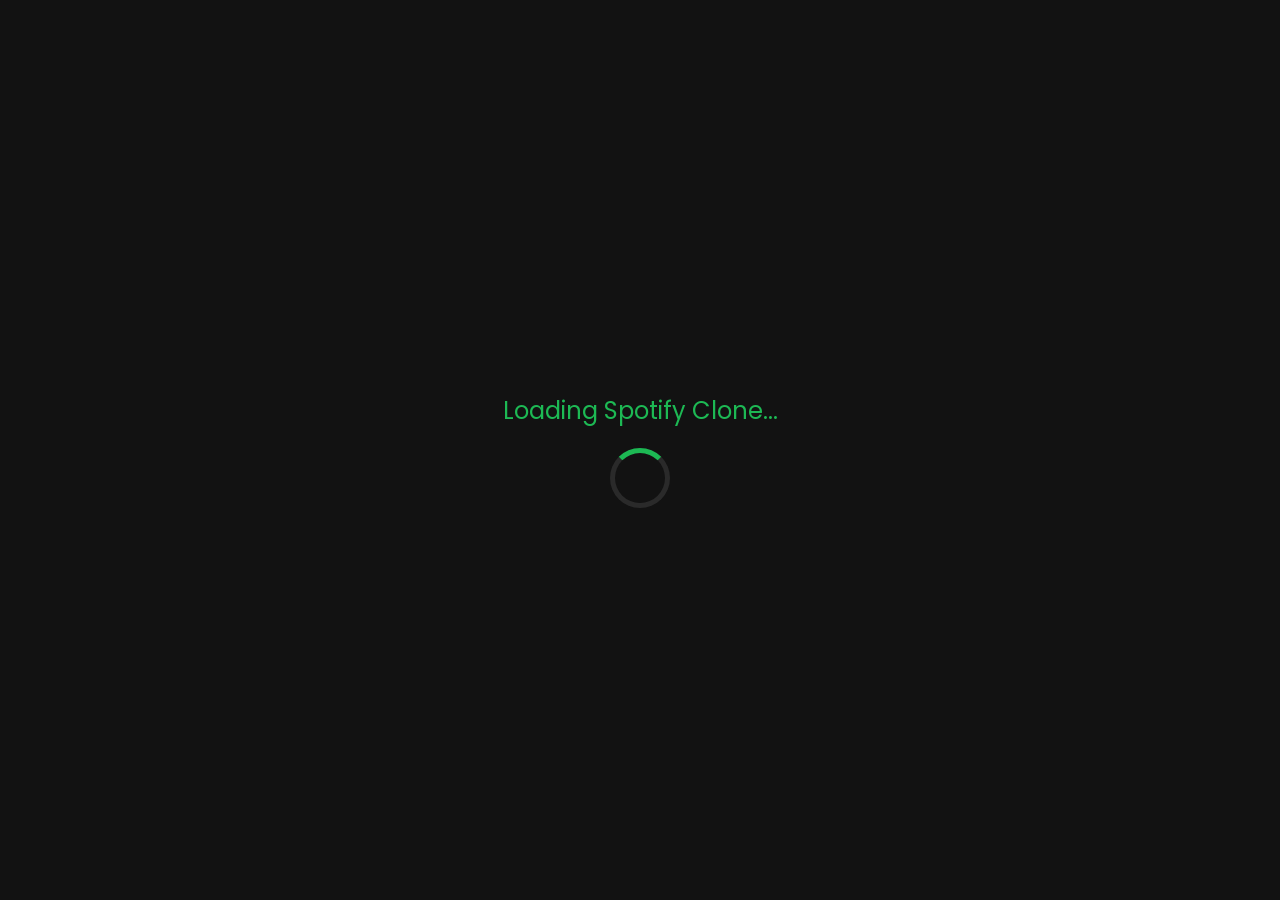
<file: index.html>
<!DOCTYPE html>
<html lang="en">
<head>
  <meta charset="UTF-8">
  <meta name="viewport" content="width=device-width, initial-scale=1.0">
  <title>Spotify Clone</title>
  <link rel="icon" href="assets/images/favicon.ico" type="image/x-icon">
  <link href="https://fonts.googleapis.com/css2?family=Poppins:wght@300;400;500;600;700&display=swap" rel="stylesheet">
  <style>
    :root {
      --spotify-green: #1DB954;
      --spotify-black: #121212;
    }
    
    body {
      font-family: 'Poppins', sans-serif;
      background: var(--spotify-black);
      color: white;
      display: flex;
      justify-content: center;
      align-items: center;
      height: 100vh;
      margin: 0;
      overflow: hidden;
    }
    
    .loader-container {
      text-align: center;
      opacity: 0;
      animation: fadeIn 1s ease forwards;
    }
    
    @keyframes fadeIn {
      from { opacity: 0; }
      to { opacity: 1; }
    }
    
    .loader-text {
      font-size: 1.5rem;
      margin-bottom: 20px;
      color: var(--spotify-green);
    }
    
    .loader {
      width: 50px;
      height: 50px;
      border: 5px solid rgba(255, 255, 255, 0.1);
      border-radius: 50%;
      border-top-color: var(--spotify-green);
      margin: 0 auto;
      animation: spin 1s linear infinite;
    }
    
    @keyframes spin {
      0% { transform: rotate(0deg); }
      100% { transform: rotate(360deg); }
    }
  </style>
</head>
<body>
  <div class="loader-container">
    <div class="loader-text">Loading Spotify Clone...</div>
    <div class="loader"></div>
  </div>

  <script>
    // Redirect after 1 second with fade effect
    setTimeout(() => {
      document.querySelector('.loader-container').style.opacity = 0;
      setTimeout(() => {
        window.location.href = "get_started.html";
      }, 300);
    }, 1000);
  </script>
</body>
</html>
</file>
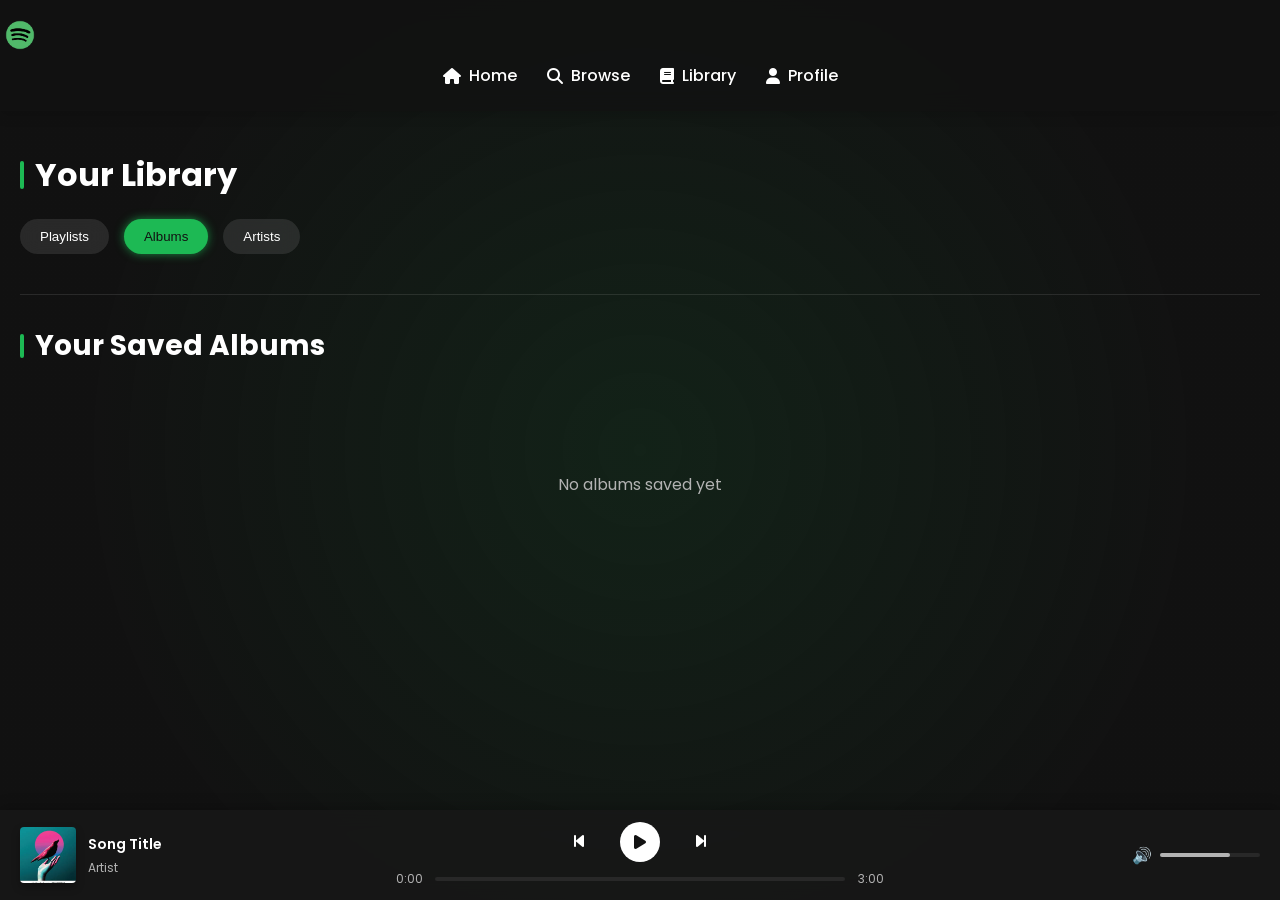
<file: albums.html>
<!DOCTYPE html>
<html lang="en">
<head>
  <meta charset="UTF-8">
  <meta name="viewport" content="width=device-width, initial-scale=1.0">
  <title>Your Saved Albums - Spotify Clone</title>
  <link rel="stylesheet" href="assets/styles/style.css">
  <link rel="stylesheet" href="assets/styles/library.css">
  <link rel="stylesheet" href="assets/styles/responsive.css">
  <link href="https://fonts.googleapis.com/css2?family=Poppins:wght@300;400;500;600;700&display=swap" rel="stylesheet">
  <link rel="stylesheet" href="https://cdnjs.cloudflare.com/ajax/libs/font-awesome/6.4.0/css/all.min.css">
  <link rel="icon" href="assets/images/favicon.ico" type="image/x-icon">
</head>
<body class="page-transition">
  <header>
    <div class="logo">
      <img src="assets/images/spotify_logo1.png" alt="Spotify Logo">
    </div>
    <nav>
      <a href="home.html"><i class="fas fa-home"></i> Home</a>
      <a href="browse.html"><i class="fas fa-search"></i> Browse</a>
      <a href="library.html" class="active"><i class="fas fa-book"></i> Library</a>
      <a href="profile.html"><i class="fas fa-user"></i> Profile</a>
    </nav>
  </header>

  <main>
    <section class="library-header">
      <h1>Your Library</h1>
      <div class="library-filters">
        <button class="filter-btn" onclick="window.location.href='library.html'">Playlists</button>
        <button class="filter-btn active">Albums</button>
        <button class="filter-btn" onclick="window.location.href='artists.html'">Artists</button>
      </div>
    </section>

    <section class="library-content">
      <h2 class="section-header">Your Saved Albums</h2>
      <div id="albumsContainer" class="card-grid">
        <!-- Saved albums will be loaded here -->
      </div>
    </section>
  </main>

  <div id="musicPlayerContainer"></div>

  <script src="scripts/app.js"></script>
  <script src="scripts/albums.js"></script>
  <script src="scripts/musicPlayer.js"></script>
</body>
</html>
</file>
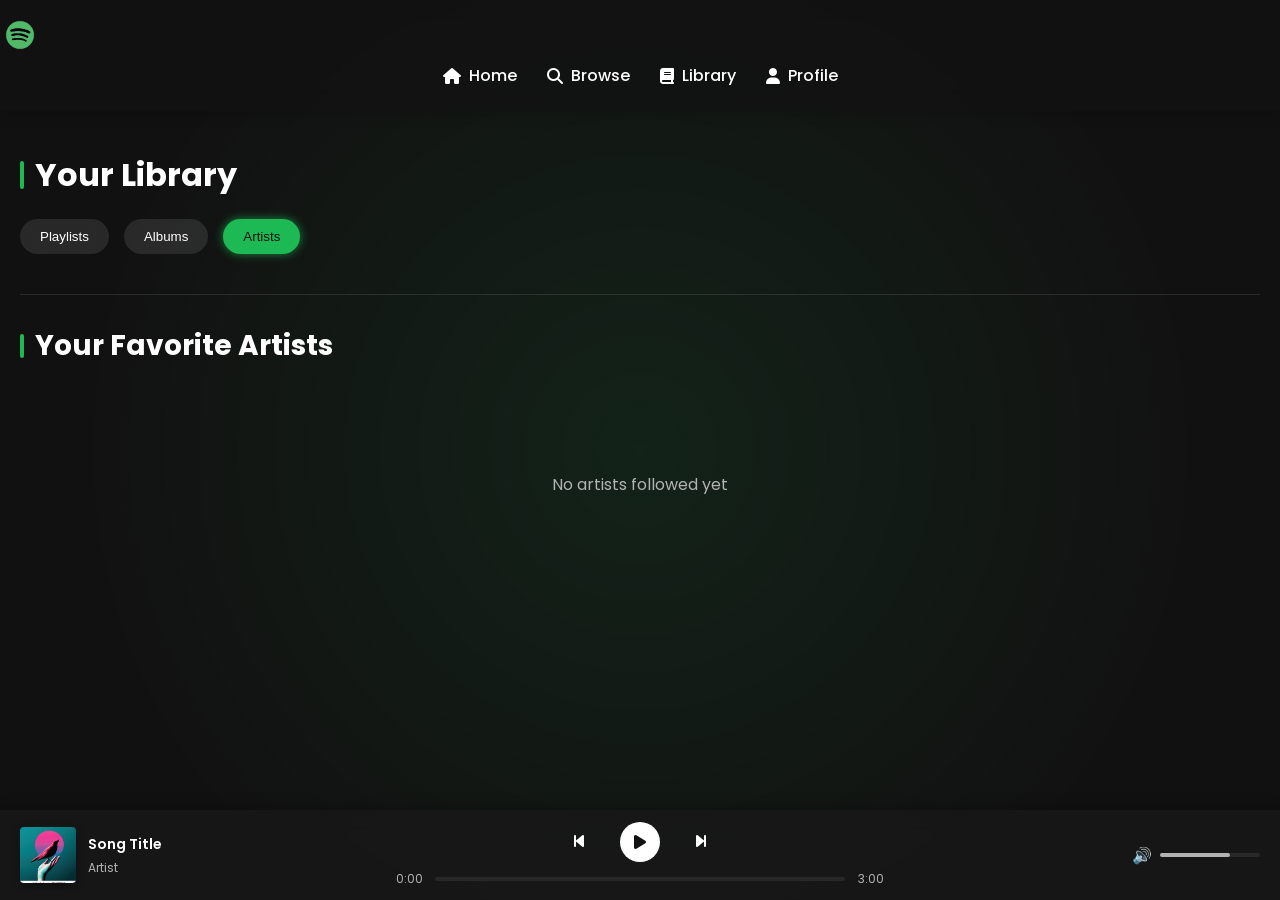
<file: artists.html>
<!DOCTYPE html>
<html lang="en">
<head>
  <meta charset="UTF-8">
  <meta name="viewport" content="width=device-width, initial-scale=1.0">
  <title>Your Favorite Artists - Spotify Clone</title>
  <link rel="stylesheet" href="assets/styles/style.css">
  <link rel="stylesheet" href="assets/styles/library.css">
  <link rel="stylesheet" href="assets/styles/responsive.css">
  <link href="https://fonts.googleapis.com/css2?family=Poppins:wght@300;400;500;600;700&display=swap" rel="stylesheet">
  <link rel="stylesheet" href="https://cdnjs.cloudflare.com/ajax/libs/font-awesome/6.4.0/css/all.min.css">
  <link rel="icon" href="assets/images/favicon.ico" type="image/x-icon">
</head>
<body class="page-transition">
  <header>
    <div class="logo">
      <img src="assets/images/spotify_logo1.png" alt="Spotify Logo">
    </div>
    <nav>
      <a href="home.html"><i class="fas fa-home"></i> Home</a>
      <a href="browse.html"><i class="fas fa-search"></i> Browse</a>
      <a href="library.html" class="active"><i class="fas fa-book"></i> Library</a>
      <a href="profile.html"><i class="fas fa-user"></i> Profile</a>
    </nav>
  </header>

  <main>
    <section class="library-header">
      <h1>Your Library</h1>
      <div class="library-filters">
        <button class="filter-btn" onclick="window.location.href='library.html'">Playlists</button>
        <button class="filter-btn" onclick="window.location.href='albums.html'">Albums</button>
        <button class="filter-btn active">Artists</button>
      </div>
    </section>

    <section class="library-content">
      <h2 class="section-header">Your Favorite Artists</h2>
      <div id="artistsContainer" class="card-grid">
        <!-- Followed artists will be loaded here -->
      </div>
    </section>
  </main>

  <div id="musicPlayerContainer"></div>

  <script src="scripts/app.js"></script>
  <script src="scripts/artists.js"></script>
  <script src="scripts/musicPlayer.js"></script>
</body>
</html>
</file>
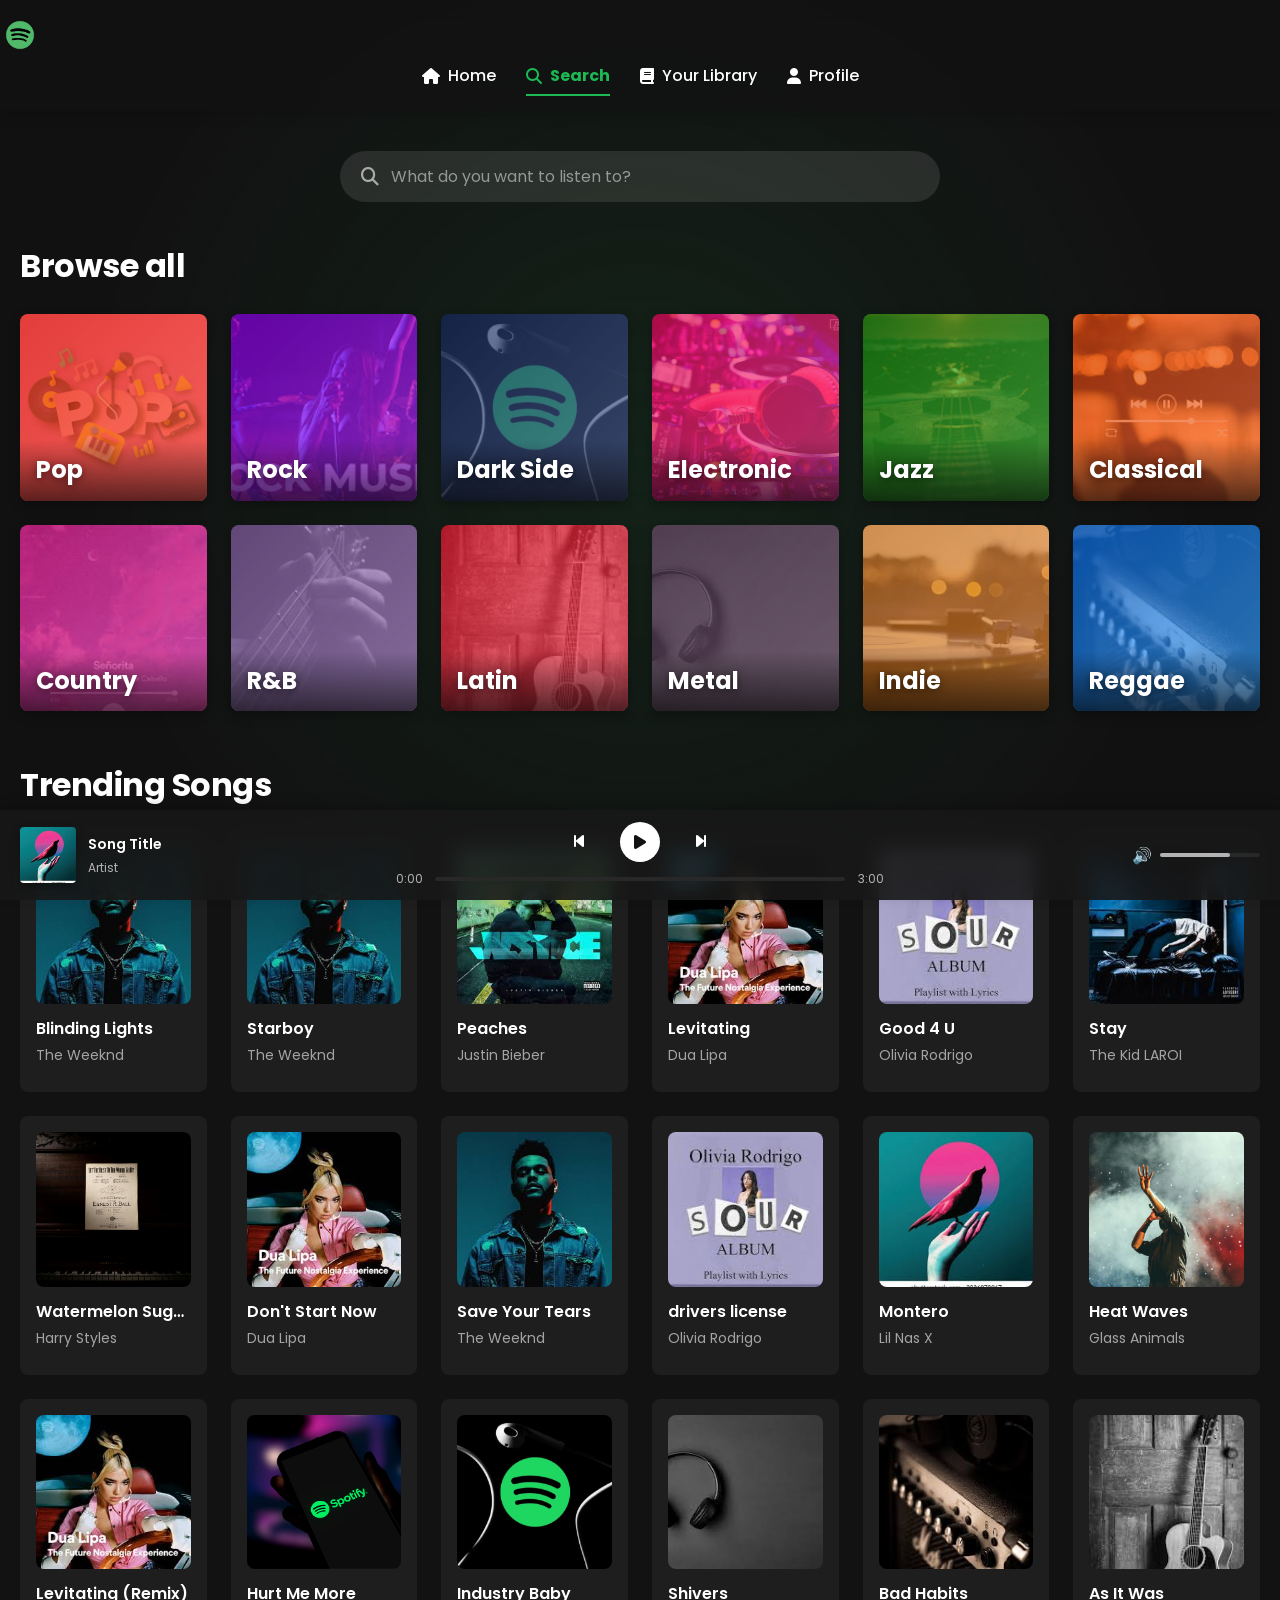
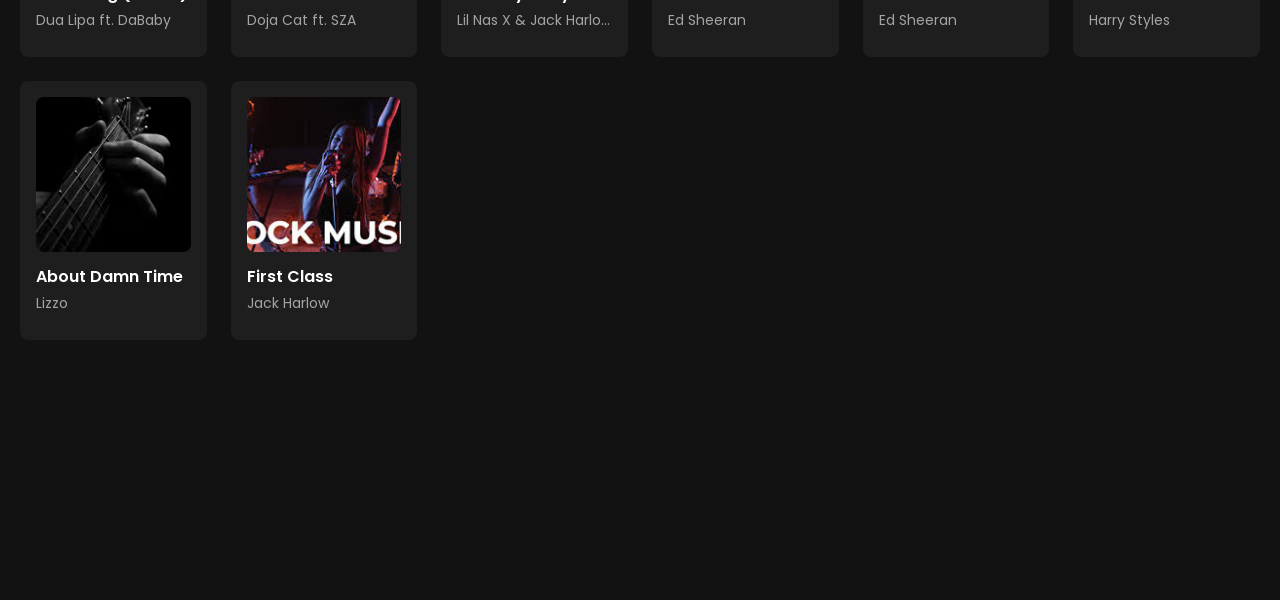
<file: browse.html>
<!DOCTYPE html>
<html lang="en">
<head>
  <meta charset="UTF-8">
  <meta name="viewport" content="width=device-width, initial-scale=1.0">
  <title>Search - Spotify Clone</title>
  <link rel="stylesheet" href="assets/styles/style.css">
  <link rel="stylesheet" href="assets/styles/browse.css">
  <link rel="stylesheet" href="assets/styles/responsive.css">
  <link href="https://fonts.googleapis.com/css2?family=Poppins:wght@300;400;500;600;700&display=swap" rel="stylesheet">
  <link rel="stylesheet" href="https://cdnjs.cloudflare.com/ajax/libs/font-awesome/6.4.0/css/all.min.css">
  <link rel="icon" href="assets/images/spotify_logo1.png" type="image/png">
</head>
<body class="page-transition">
  <header>
    <div class="logo">
      <img src="assets/images/spotify_logo1.png" alt="Spotify Logo">
    </div>
    <nav>
      <a href="home.html"><i class="fas fa-home"></i> Home</a>
      <a href="browse.html" class="active"><i class="fas fa-search"></i> Search</a>
      <a href="library.html"><i class="fas fa-book"></i> Your Library</a>
      <a href="profile.html"><i class="fas fa-user"></i> Profile</a>
    </nav>
  </header>

  <main class="browse-main">
    <!-- Search Section -->
    <section class="search-section">
      <div class="search-container">
        <div class="search-box">
          <i class="fas fa-search search-icon"></i>
          <input type="text" id="searchInput" placeholder="What do you want to listen to?" autocomplete="off">
          <button class="clear-search" id="clearSearch" style="display: none;">
            <i class="fas fa-times"></i>
          </button>
        </div>
      </div>
    </section>

    <!-- Browse Content -->
    <div id="browseContent" class="browse-content">
      <!-- Top Genres Section -->
      <section class="browse-section">
        <h2 class="section-title">Browse all</h2>
        <div class="genre-grid" id="genreGrid">
          <!-- Genres will be loaded here -->
        </div>
      </section>

      <!-- Trending Songs Section -->
      <section class="browse-section">
        <h2 class="section-title">Trending Songs</h2>
        <div class="songs-grid" id="trendingSongsGrid">
          <!-- Trending songs will be loaded here -->
        </div>
      </section>
    </div>

    <!-- Search Results -->
    <div id="searchResults" class="search-results" style="display: none;">
      <div class="results-container">
        <h2 class="results-title">Search results</h2>
        <div id="resultsContent" class="results-content">
          <!-- Search results will be displayed here -->
        </div>
      </div>
    </div>
  </main>

  <div id="musicPlayerContainer"></div>

  <script src="scripts/app.js"></script>
  <script src="scripts/albums.js"></script>
  <script src="scripts/artists.js"></script>
  <script src="scripts/library.js"></script>
  <script src="assets/data/songs.js"></script>
  <script src="scripts/search.js"></script>
  <script src="scripts/musicPlayer.js"></script>
</body>
</html>
</file>
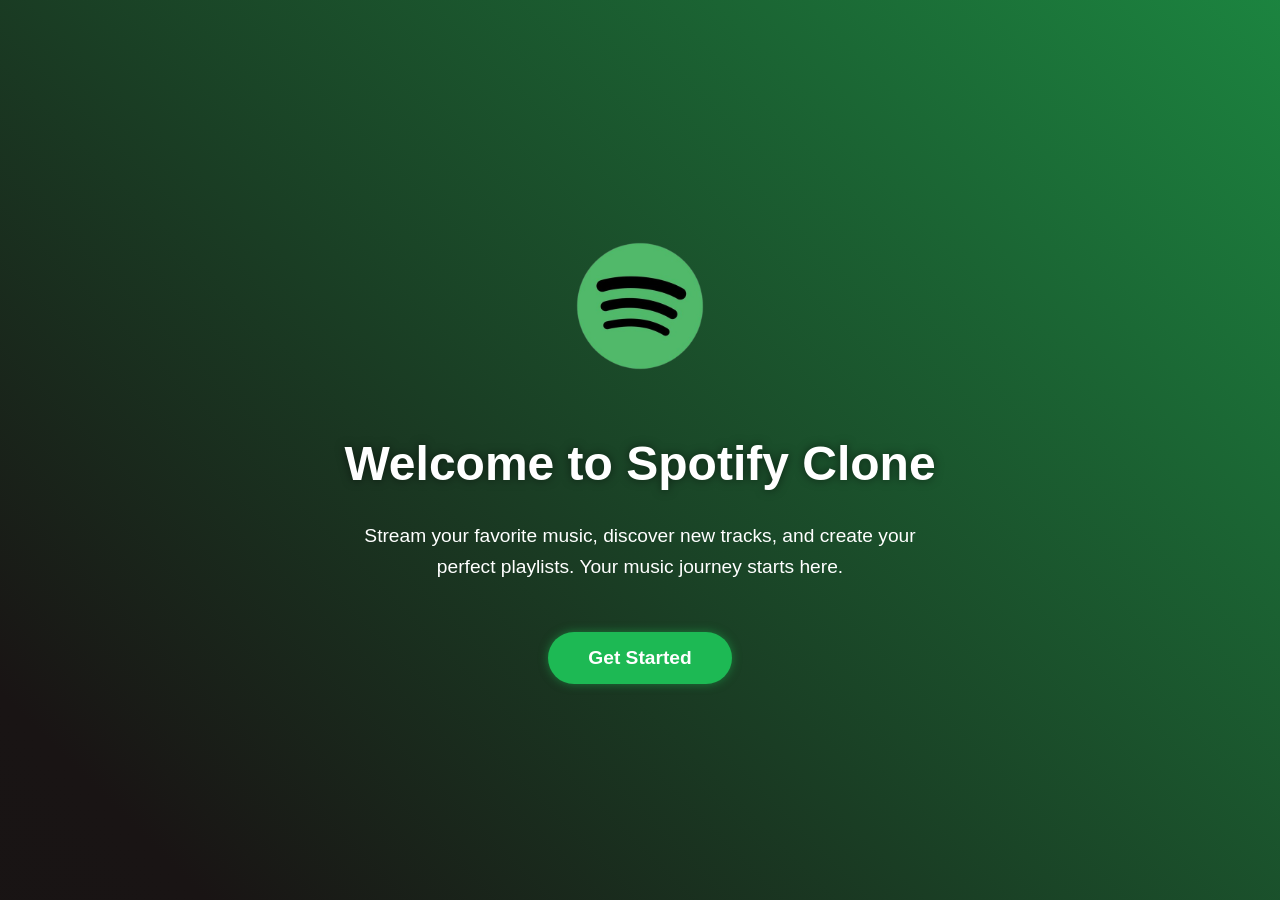
<file: get_started.html>
<!DOCTYPE html>
<html lang="en">
<head>
  <meta charset="UTF-8">
  <meta name="viewport" content="width=device-width, initial-scale=1.0">
  <title>Spotify Clone</title>
<link rel="apple-touch-icon" sizes="180x180" href="assets\images\spotify_logo1.png">
<link rel="icon" type="image/png" sizes="32x32" href="assets\images\spotify_logo1.png">
<link rel="icon" type="image/png" sizes="16x16" href="assets\images\spotify_logo1.png">
<link rel="manifest" href="assets\images\spotify_logo1.jpg">

  <style>
    :root {
      --spotify-green: #1DB954;
      --spotify-green-hover: #1ED760;
      --spotify-black: #121212;
    }
    
    * {
      margin: 0;
      padding: 0;
      box-sizing: border-box;
    }
    
    body {
      font-family: 'Poppins', sans-serif;
      background: var(--spotify-black);
      color: white;
      height: 100vh;
      overflow: hidden;
    }
    
    .background {
      position: fixed;
      top: 0;
      left: 0;
      width: 100%;
      height: 100%;
      background: linear-gradient(45deg, var(--spotify-black), #191414, #1DB954, #191414);
      background-size: 400% 400%;
      animation: gradient 15s ease infinite, fadeIn 1.5s ease-in;
      z-index: -1;
    }
    
    @keyframes gradient {
      0% {
        background-position: 0% 50%;
      }
      50% {
        background-position: 100% 50%;
      }
      100% {
        background-position: 0% 50%;
      }
    }
    
    @keyframes fadeIn {
      from {
        opacity: 0;
      }
      to {
        opacity: 1;
      }
    }
    
    .container {
      display: flex;
      flex-direction: column;
      justify-content: center;
      align-items: center;
      height: 100vh;
      animation: contentFadeIn 1s ease-in 0.5s both;
      transition: opacity 0.5s ease;
    }
    
    @keyframes contentFadeIn {
      from {
        opacity: 0;
        transform: translateY(20px);
      }
      to {
        opacity: 1;
        transform: translateY(0);
      }
    }
    
    .logo {
      width: 180px;
      margin-bottom: 40px;
    }
    
    h1 {
      font-size: 3rem;
      margin-bottom: 30px;
      text-align: center;
      text-shadow: 0 0 10px rgba(0, 0, 0, 0.5);
    }
    
    p {
      font-size: 1.2rem;
      margin-bottom: 50px;
      text-align: center;
      max-width: 600px;
      line-height: 1.6;
    }
    
    .btn {
      display: inline-block;
      background: var(--spotify-green);
      color: white;
      padding: 15px 40px;
      border-radius: 30px;
      font-size: 1.2rem;
      font-weight: 600;
      text-decoration: none;
      transition: all 0.3s ease;
      border: none;
      cursor: pointer;
      box-shadow: 0 0 10px rgba(29, 185, 84, 0.5);
      animation: pulse 2s infinite;
    }
    
    @keyframes pulse {
      0% {
        box-shadow: 0 0 10px rgba(29, 185, 84, 0.5);
      }
      50% {
        box-shadow: 0 0 20px rgba(29, 185, 84, 0.8);
      }
      100% {
        box-shadow: 0 0 10px rgba(29, 185, 84, 0.5);
      }
    }
    
    .btn:hover {
      background: var(--spotify-green-hover);
      transform: translateY(-3px);
      box-shadow: 0 0 25px rgba(29, 185, 84, 0.9);
    }
    
    .fade-out {
      opacity: 0;
      transform: translateY(-10px);
    }
    
    @media (max-width: 768px) {
      h1 {
        font-size: 2.5rem;
      }
      
      p {
        font-size: 1rem;
        padding: 0 20px;
      }
      
      .logo {
        width: 150px;
      }
    }
  </style>
</head>
<body>
  <div class="background"></div>
  
  <div class="container" id="mainContainer">
    <img src="assets\images\spotify_logo1.png" alt="Spotify Logo" class="logo">
    <h1>Welcome to Spotify Clone</h1>
    <p>Stream your favorite music, discover new tracks, and create your perfect playlists. Your music journey starts here.</p>
    <a href="#" id="getStartedBtn" class="btn">Get Started</a>
  </div>
  
  <script>
    document.addEventListener('DOMContentLoaded', () => {
      // Check if user is already logged in
      const currentUser = localStorage.getItem('currentUser');
      if (currentUser) {
        // Redirect to home if already logged in
        window.location.href = 'get_started.html';
      }
      
      // Handle Get Started button click with smooth transition
      const getStartedBtn = document.getElementById('getStartedBtn');
      const mainContainer = document.getElementById('mainContainer');
      
      getStartedBtn.addEventListener('click', (e) => {
        e.preventDefault();
        
        // Add fade-out animation
        mainContainer.classList.add('fade-out');
        
        // Redirect after animation completes
        setTimeout(() => {
          window.location.href = 'login.html';
        }, 500);
      });
    });
  </script>
</body>
</html>
</file>
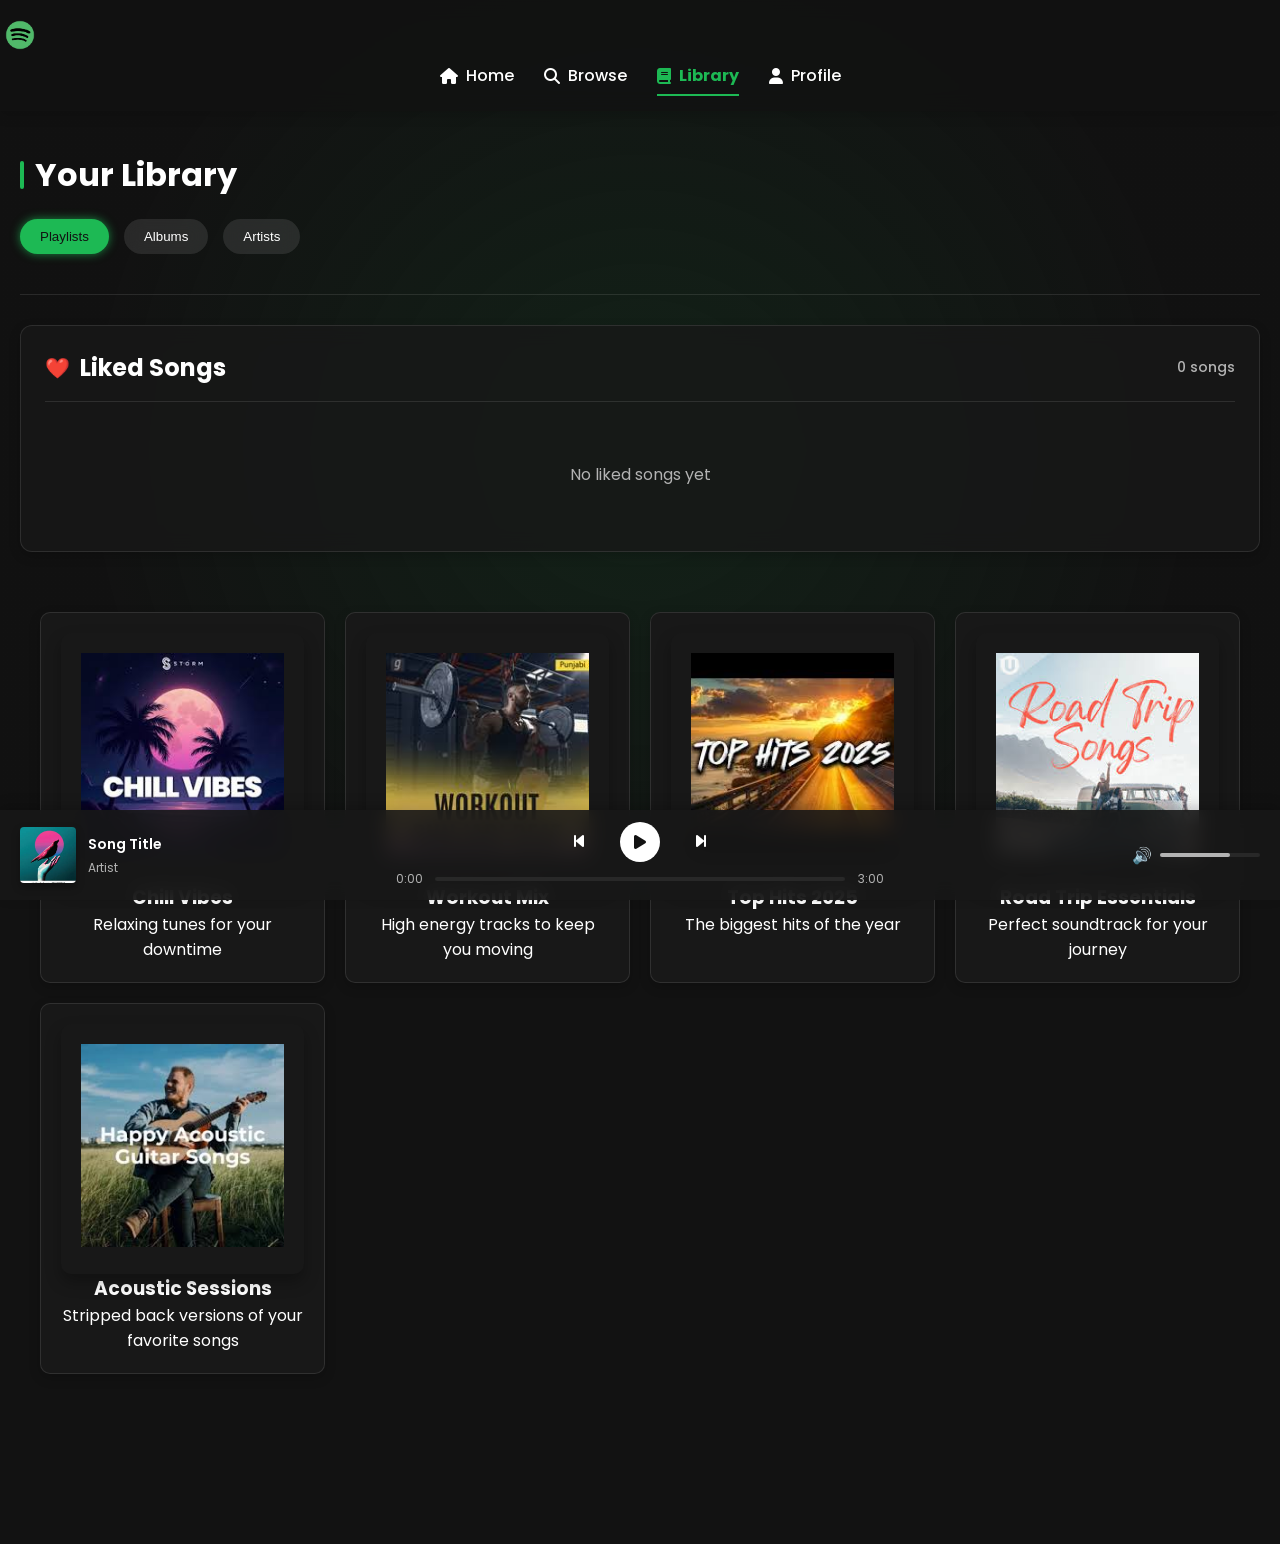
<file: library.html>
<!DOCTYPE html>
<html lang="en">
<head>
  <meta charset="UTF-8">
  <meta name="viewport" content="width=device-width, initial-scale=1.0">
  <title>Your Library - Spotify Clone</title>

  <link rel="stylesheet" href="assets/styles/style.css">
  <link rel="stylesheet" href="assets/styles/library.css">
  <link rel="stylesheet" href="assets/styles/responsive.css">
  <link href="https://fonts.googleapis.com/css2?family=Poppins:wght@300;400;500;600;700&display=swap" rel="stylesheet">
  <link rel="stylesheet" href="https://cdnjs.cloudflare.com/ajax/libs/font-awesome/6.4.0/css/all.min.css">
  <link rel="apple-touch-icon" sizes="180x180" href="assets\images\spotify_logo1.png">
<link rel="icon" type="image/png" sizes="32x32" href="assets\images\spotify_logo1.png">
<link rel="icon" type="image/png" sizes="16x16" href="assets\images\spotify_logo1.png">
<link rel="manifest" href="assets\images\spotify_logo1.jpg">
</head>
<body class="page-transition">
  <header>
    <div class="logo">
      <img src="assets/images/spotify_logo1.png" alt="Spotify Logo">
    </div>
    <nav>
      <a href="home.html"><i class="fas fa-home"></i> Home</a>
      <a href="browse.html"><i class="fas fa-search"></i> Browse</a>
      <a href="library.html" class="active"><i class="fas fa-book"></i> Library</a>
      <a href="profile.html"><i class="fas fa-user"></i> Profile</a>
    </nav>
  </header>

  <main>
    <section class="library-header">
      <h1>Your Library</h1>
      <div class="library-filters">
        <button class="filter-btn active">Playlists</button>
        <button class="filter-btn" onclick="window.location.href='albums.html'">Albums</button>
        <button class="filter-btn" onclick="window.location.href='artists.html'">Artists</button>
      </div>
    </section>

    <!-- Liked Songs Section -->
    <section class="liked-songs-section">
      <div class="liked-songs-card">
        <div class="liked-songs-header">
          <h2>Liked Songs</h2>
          <span class="liked-songs-count" id="likedSongsCount">0 songs</span>
        </div>
        <div id="likedSongsContainer" class="liked-songs-list">
          <!-- Liked songs will be loaded here -->
        </div>
      </div>
    </section>

    <section class="library-content">
      <div id="libraryContainer" class="card-grid">
        <!-- Library content will be loaded here by library.js -->
      </div>
    </section>
  </main>

  <div id="musicPlayerContainer"></div>

  <script src="scripts/app.js"></script>
  <script src="scripts/library.js"></script>
  <script src="scripts/musicPlayer.js"></script>
</body>
</html>
</file>
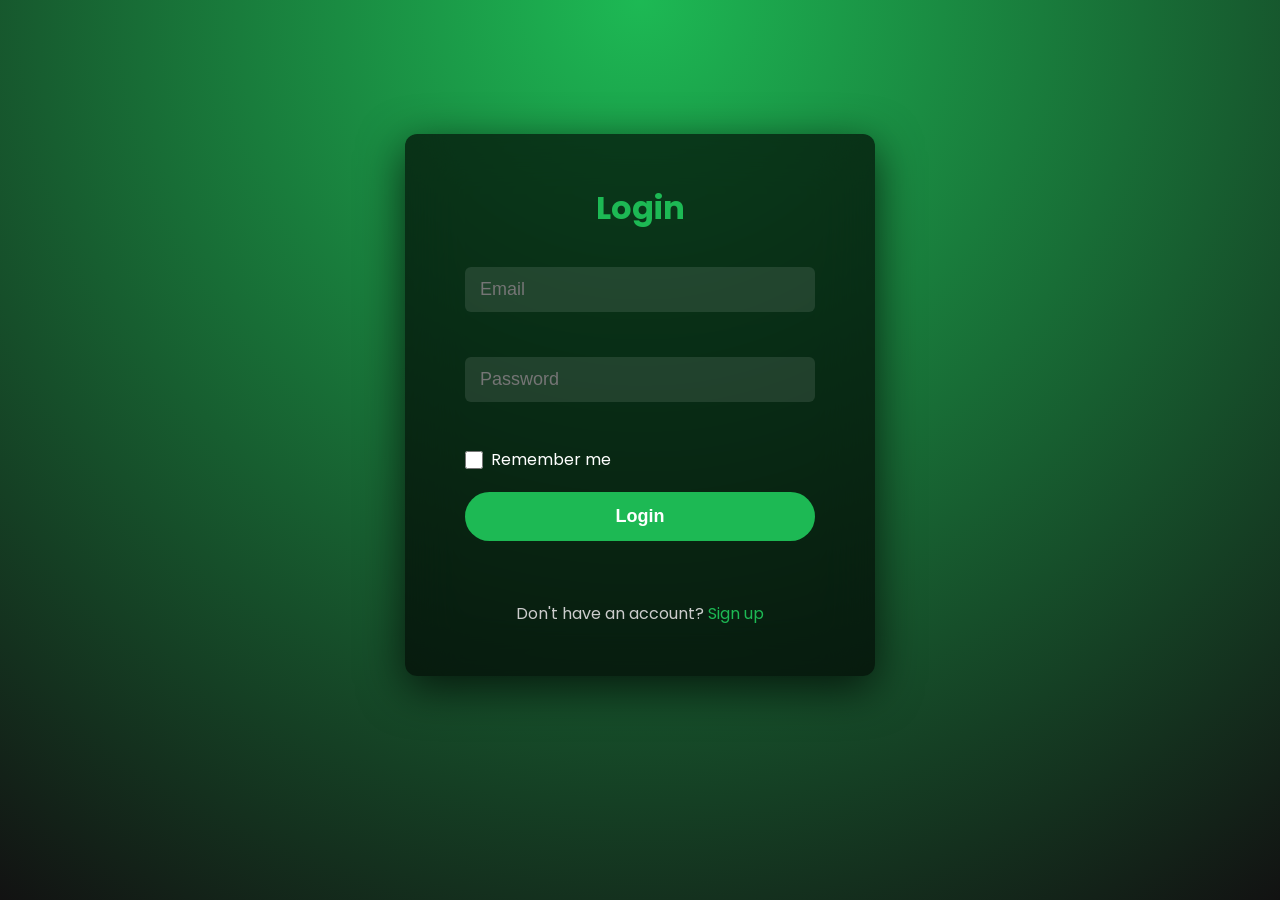
<file: login.html>
<!DOCTYPE html>
<html lang="en">
<head>
  <meta charset="UTF-8">
  <meta name="viewport" content="width=device-width, initial-scale=1.0">
  <title>Login - Spotify Clone</title>
  <link rel="apple-touch-icon" sizes="180x180" href="assets\images\spotify_logo1.png">
<link rel="icon" type="image/png" sizes="32x32" href="assets\images\spotify_logo1.png">
<link rel="icon" type="image/png" sizes="16x16" href="assets\images\spotify_logo1.png">
<link rel="manifest" href="assets\images\spotify_logo1.jpg">
  <link rel="stylesheet" href="assets/styles/style.css">
  <link rel="stylesheet" href="assets/styles/login.css">
  <link rel="stylesheet" href="assets/styles/responsive.css">
  <link href="https://fonts.googleapis.com/css2?family=Poppins:wght@300;400;500;600;700&display=swap" rel="stylesheet">
</head>
<body class="page-transition">
  <div class="login-container">
    <h2>Login</h2>
    <form id="loginForm">
      <div class="form-group">
        <input type="email" id="email" placeholder="Email" required>
        <div class="error-message" id="email-error"></div>
      </div>
      <div class="form-group">
        <input type="password" id="password" placeholder="Password" required>
        <div class="error-message" id="password-error"></div>
      </div>
      <div class="form-group checkbox-group">
        <input type="checkbox" id="rememberMe">
        <label for="rememberMe">Remember me</label>
      </div>
      <div class="form-group">
        <button type="submit" id="loginButton">
          <span class="button-text">Login</span>
          <span class="spinner"></span>
        </button>
      </div>
      <div class="error-message" id="login-error"></div>
    </form>
    <p>Don't have an account? <a href="signup.html">Sign up</a></p>
  </div>
  <script src="scripts/auth.js"></script>
</body>
</html>
</file>
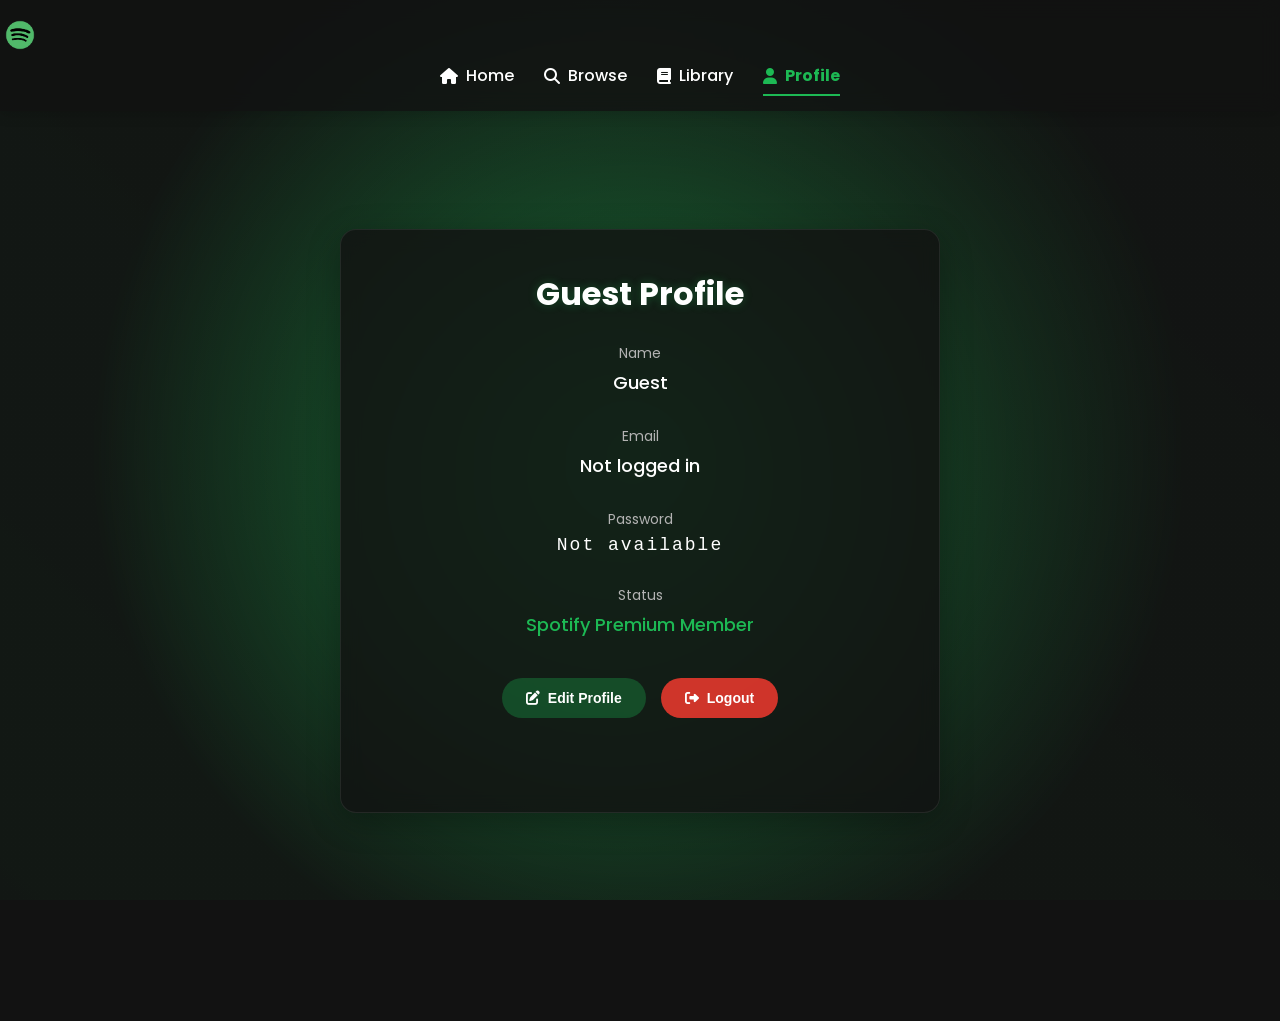
<file: profile.html>
<!DOCTYPE html>
<html lang="en">
<head>
  <meta charset="UTF-8">
  <meta name="viewport" content="width=device-width, initial-scale=1.0">
  <title>Profile - Spotify Clone</title>
  <link rel="stylesheet" href="assets/styles/style.css">
  <link rel="stylesheet" href="assets/styles/profile.css">
  <link rel="stylesheet" href="assets/styles/responsive.css">
  <link href="https://fonts.googleapis.com/css2?family=Poppins:wght@300;400;500;600;700&display=swap" rel="stylesheet">
  <link rel="stylesheet" href="https://cdnjs.cloudflare.com/ajax/libs/font-awesome/6.4.0/css/all.min.css">
  <link rel="apple-touch-icon" sizes="180x180" href="assets\images\spotify_logo1.png">
<link rel="icon" type="image/png" sizes="32x32" href="assets\images\spotify_logo1.png">
<link rel="icon" type="image/png" sizes="16x16" href="assets\images\spotify_logo1.png">
<link rel="manifest" href="assets\images\spotify_logo1.jpg">
</head>
<body class="page-transition">
  <div class="animated-background"></div>
  
  <header>
    <div class="logo">
      <img src="assets/images/spotify_logo1.png" alt="Spotify Logo">
    </div>
    <nav>
      <a href="home.html"><i class="fas fa-home"></i> Home</a>
      <a href="browse.html"><i class="fas fa-search"></i> Browse</a>
      <a href="library.html"><i class="fas fa-book"></i> Library</a>
      <a href="profile.html" class="active"><i class="fas fa-user"></i> Profile</a>
    </nav>
  </header>

  <main>
    <section class="profile-container">
      <div class="profile-card">
        <div class="profile-header">
          <h1 id="profileTitle">User Profile</h1>
          <div class="user-info">
          <div class="info-item">
            <label>Name</label>
            <span id="userName">John Doe</span>
            <input type="text" id="editName" class="edit-field" style="display: none;">
          </div>
          <div class="info-item">
            <label>Email</label>
            <span id="userEmail">john@example.com</span>
            <input type="email" id="editEmail" class="edit-field" style="display: none;">
          </div>
          <div class="info-item">
            <label>Password</label>
            <span id="userPassword">••••••••</span>
            <div class="password-input-wrapper" style="display: none;">
              <input type="password" id="editPassword" class="edit-field">
              <button type="button" class="password-toggle-btn" id="passwordToggleBtn" aria-label="Toggle password visibility">
                <i class="fas fa-eye" id="passwordToggleIcon"></i>
              </button>
            </div>
          </div>
          <div class="info-item">
            <label>Status</label>
            <span class="membership-info">Spotify Premium Member</span>
          </div>
        </div>
        </div>
        
        <div class="profile-actions">
          <button id="editProfileBtn" class="btn-primary"><i class="fas fa-edit"></i> Edit Profile</button>
          <button id="updateProfileBtn" class="btn-success" style="display: none;"><i class="fas fa-check"></i> Update</button>
          <button id="cancelEditBtn" class="btn-secondary" style="display: none;"><i class="fas fa-times"></i> Cancel</button>
          <button id="logoutBtn" class="btn-danger"><i class="fas fa-sign-out-alt"></i> Logout</button>
        </div>
        
        <div id="updateMessage" class="update-message"></div>
      </div>
    </section>
  </main>

  <div id="musicPlayerContainer"></div>

  <script src="scripts/app.js"></script>
  <script src="scripts/profile.js"></script>
  <script src="scripts/musicPlayer.js"></script>
</body>
</html>
</file>
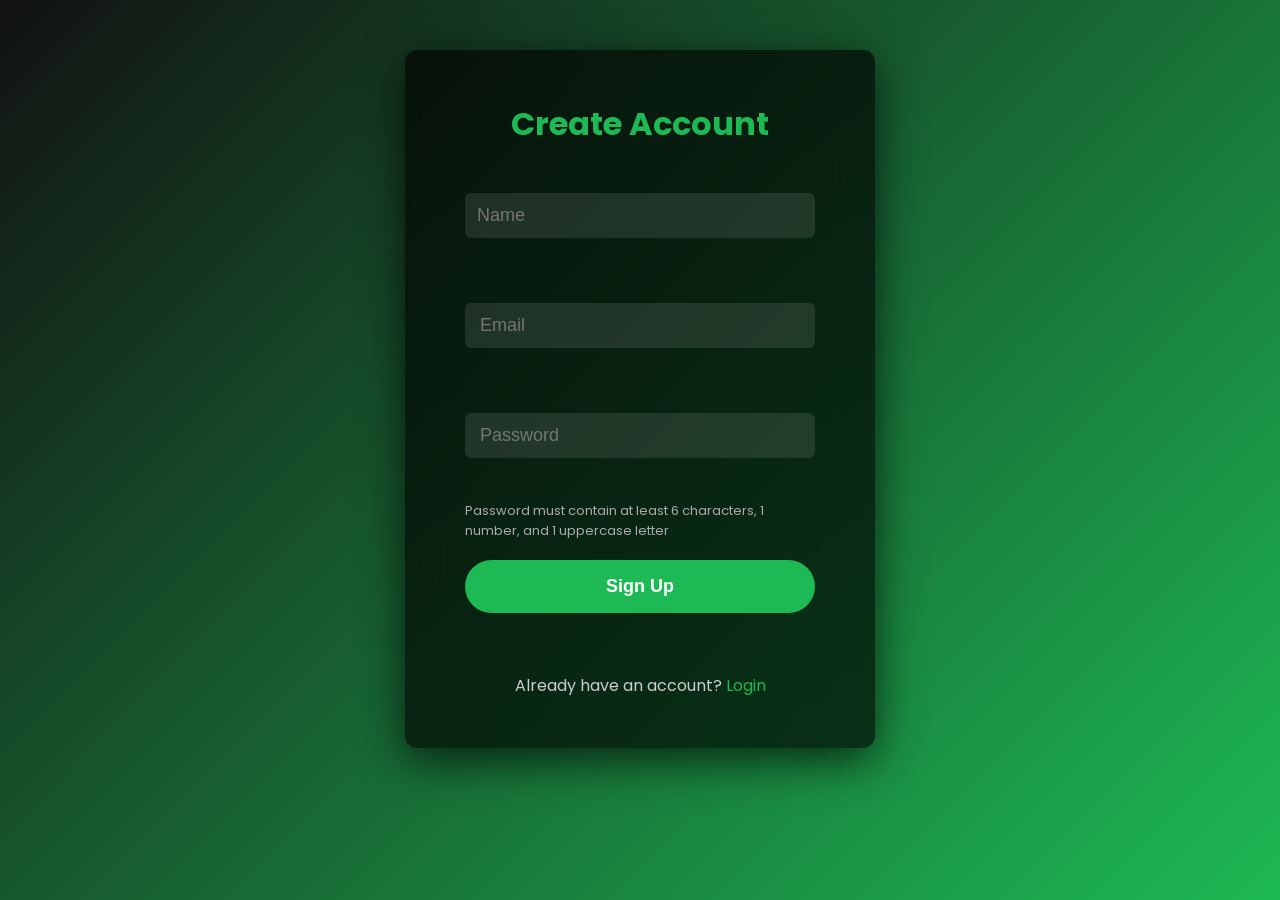
<file: signup.html>
<!DOCTYPE html>
<html lang="en">
<head>
  <meta charset="UTF-8">
  <meta name="viewport" content="width=device-width, initial-scale=1.0">
  <title>Sign Up - Spotify Clone</title>
<link rel="apple-touch-icon" sizes="180x180" href="assets\images\spotify_logo1.png">
<link rel="icon" type="image/png" sizes="32x32" href="assets\images\spotify_logo1.png">
<link rel="icon" type="image/png" sizes="16x16" href="assets\images\spotify_logo1.png">
  <link rel="stylesheet" href="assets/styles/style.css">
  <link rel="stylesheet" href="assets/styles/signup.css">
  <link rel="stylesheet" href="assets/styles/responsive.css">
  <link href="https://fonts.googleapis.com/css2?family=Poppins:wght@300;400;500;600;700&display=swap" rel="stylesheet">
</head>
<body class="page-transition">
  <div class="signup-container">
    <h2>Create Account</h2>
    <form id="signupForm">
      <div class="form-group">
        <input type="text" id="name" placeholder="Name" required>
        <div class="error-message" id="name-error"></div>
      </div>
      <div class="form-group">
        <input type="email" id="email" placeholder="Email" required>
        <div class="error-message" id="email-error"></div>
      </div>
      <div class="form-group">
        <input type="password" id="password" placeholder="Password" required>
        <div class="error-message" id="password-error"></div>
        <div class="password-requirements">
          Password must contain at least 6 characters, 1 number, and 1 uppercase letter
        </div>
      </div>
      <div class="form-group">
        <button type="submit" id="signupButton">
          <span class="button-text">Sign Up</span>
          <span class="spinner"></span>
        </button>
      </div>
      <div class="error-message" id="signup-error"></div>
    </form>
    <p>Already have an account? <a href="login.html">Login</a></p>
  </div>
  <script src="scripts/auth.js"></script>
</body>
</html>
</file>
<file: assets/styles/style.css>
/* ===== Global Styles ===== */
:root {
  --spotify-green: #1DB954;
  --spotify-green-hover: #1ED760;
  --spotify-black: #121212;
  --spotify-dark-gray: #181818;
  --spotify-light-gray: #282828;
  --spotify-white: #FFFFFF;
  --spotify-text-gray: #B3B3B3;
  --spotify-glow: 0 0 10px rgba(29, 185, 84, 0.7);
}

* {
  margin: 0;
  padding: 0;
  box-sizing: border-box;
}

body {
  font-family: 'Poppins', sans-serif;
  background: var(--spotify-black);
  color: var(--spotify-white);
  transition: background 0.3s ease;
  min-height: 100vh;
  position: relative;
  padding-bottom: 90px; /* Space for player bar */
  overflow-x: hidden;
}

/* Animated gradient background */
.animated-gradient-bg {
  position: fixed;
  top: 0;
  left: 0;
  width: 100%;
  height: 100%;
  z-index: -1;
  background: radial-gradient(circle at center, rgba(29, 185, 84, 0.1) 0%, rgba(18, 18, 18, 0.95) 70%);
  animation: pulse 15s infinite alternate;
  pointer-events: none;
}

@keyframes pulse {
  0% {
    opacity: 0.7;
    transform: scale(1);
  }
  50% {
    opacity: 0.9;
    transform: scale(1.05);
  }
  100% {
    opacity: 0.7;
    transform: scale(1);
  }
}

header {
  background: rgba(18, 18, 18, 0.8);
  backdrop-filter: blur(10px);
  -webkit-backdrop-filter: blur(10px);
  padding: 15px 0;
  position: sticky;
  top: 0;
  z-index: 100;
  box-shadow: 0 4px 12px rgba(0, 0, 0, 0.15);
}

.header-container {
  display: flex;
  align-items: center;
  justify-content: space-between;
  max-width: 1400px;
  margin: 0 auto;
  padding: 0 20px;
}

.logo {
  display: flex;
  align-items: center;
}

.logo img {
  height: 40px;
  margin-right: 10px;
}

nav {
  display: flex;
  justify-content: center;
  align-items: center;
}

nav a {
  color: var(--spotify-white);
  margin: 0 15px;
  text-decoration: none;
  font-weight: 500;
  position: relative;
  padding: 8px 0;
  transition: all 0.3s ease;
  display: flex;
  align-items: center;
}

nav a i {
  margin-right: 8px;
  font-size: 16px;
}

nav a:hover {
  color: var(--spotify-green);
  transform: scale(1.05);
}

nav a::after {
  content: '';
  position: absolute;
  width: 0;
  height: 2px;
  bottom: 0;
  left: 0;
  background-color: var(--spotify-green);
  transition: width 0.3s ease;
}

nav a:hover::after {
  width: 100%;
}

nav a.active {
  color: var(--spotify-green);
  font-weight: 700;
}

nav a.active::after {
  width: 100%;
}

.btn {
  display: inline-block;
  background: var(--spotify-green);
  color: var(--spotify-white);
  padding: 12px 28px;
  border-radius: 30px;
  text-decoration: none;
  transition: all 0.3s ease;
  font-weight: 600;
  letter-spacing: 0.5px;
  box-shadow: 0 4px 12px rgba(29, 185, 84, 0.3);
  border: none;
  cursor: pointer;
  position: relative;
  overflow: hidden;
}

.btn:hover {
  background: var(--spotify-green-hover);
  transform: translateY(-2px) scale(1.05);
  box-shadow: 0 6px 15px rgba(29, 185, 84, 0.4);
}

.btn:active {
  transform: translateY(0);
}

/* Glow effect */
.glow-effect {
  position: relative;
}

.glow-effect:hover {
  box-shadow: var(--spotify-glow);
}

/* Card styles */
.card {
  background: rgba(24, 24, 24, 0.8);
  backdrop-filter: blur(10px);
  -webkit-backdrop-filter: blur(10px);
  border-radius: 8px;
  padding: 20px;
  transition: all 0.3s ease;
  box-shadow: 0 4px 12px rgba(0, 0, 0, 0.2);
}

.card:hover {
  background: var(--spotify-light-gray);
  transform: translateY(-5px) scale(1.02);
  box-shadow: 0 8px 16px rgba(0, 0, 0, 0.3), var(--spotify-glow);
}

/* Album art */
.album-art {
  border-radius: 8px;
  overflow: hidden;
  box-shadow: 0 8px 16px rgba(0, 0, 0, 0.3);
  position: relative;
}

.album-art img {
  width: 100%;
  aspect-ratio: 1/1;
  object-fit: cover;
  transition: all 0.3s ease;
}

.album-art:hover img {
  transform: scale(1.05);
}

/* Page transitions */
.page-transition {
  animation: fadeIn 0.5s ease;
}

@keyframes fadeIn {
  from { opacity: 0; }
  to { opacity: 1; }
}

/* Music player bar */
#music-player-bar {
  position: fixed;
  bottom: 0;
  left: 0;
  width: 100%;
  height: 90px;
  background: rgba(24, 24, 24, 0.9);
  backdrop-filter: blur(10px);
  -webkit-backdrop-filter: blur(10px);
  display: flex;
  align-items: center;
  justify-content: space-between;
  padding: 0 20px;
  box-shadow: 0 -4px 12px rgba(0, 0, 0, 0.2);
  z-index: 1000;
  transform: translateY(100%);
  transition: transform 0.3s ease;
}

#music-player-bar.active {
  transform: translateY(0);
}

.now-playing {
  display: flex;
  align-items: center;
  width: 30%;
}

.now-playing-img {
  width: 56px;
  height: 56px;
  border-radius: 4px;
  margin-right: 12px;
  object-fit: cover;
  box-shadow: 0 4px 8px rgba(0, 0, 0, 0.3);
}

.now-playing-info {
  display: flex;
  flex-direction: column;
}

.now-playing-title {
  font-size: 14px;
  font-weight: 600;
  margin-bottom: 4px;
}

.now-playing-artist {
  font-size: 12px;
  color: var(--spotify-text-gray);
}

.player-controls {
  display: flex;
  flex-direction: column;
  align-items: center;
  width: 40%;
}

.control-buttons {
  display: flex !important;
  align-items: center;
  justify-content: center;
  margin-bottom: 8px;
  width: 100%;
  gap: 8px;
}

.control-button {
  background: transparent;
  border: none;
  color: var(--spotify-white);
  font-size: 16px;
  margin: 0 12px;
  cursor: pointer;
  transition: all 0.2s ease;
}

.control-button:hover {
  color: var(--spotify-green);
  transform: scale(1.1);
  text-shadow: var(--spotify-glow);
}

.play-button {
  width: 40px;
  height: 40px;
  border-radius: 50%;
  background: var(--spotify-white) !important;
  color: var(--spotify-black) !important;
  display: flex !important;
  align-items: center;
  justify-content: center;
  margin: 0 16px;
  transition: all 0.2s ease;
  cursor: pointer;
  border: none;
  font-size: 18px;
  z-index: 10;
  position: relative;
  flex-shrink: 0;
  min-width: 40px;
  min-height: 40px;
}

.play-button:hover {
  transform: scale(1.15);
  background: var(--spotify-green) !important;
  color: var(--spotify-white) !important;
  box-shadow: 0 4px 12px rgba(29, 185, 84, 0.5);
}

.play-button i {
  display: block !important;
  line-height: 1;
  font-size: 16px;
  color: inherit;
}

.progress-container {
  width: 100%;
  display: flex;
  align-items: center;
}

.progress-time {
  font-size: 12px;
  color: var(--spotify-text-gray);
  width: 35px;
  text-align: center;
}

.progress-bar {
  flex: 1;
  height: 4px;
  background: var(--spotify-light-gray);
  border-radius: 2px;
  margin: 0 8px;
  cursor: pointer;
  position: relative;
}

.progress {
  height: 100%;
  background: var(--spotify-text-gray);
  border-radius: 2px;
  width: 0;
  transition: width 0.1s linear;
}

.progress-bar:hover .progress {
  background: var(--spotify-green);
  box-shadow: var(--spotify-glow);
}

.volume-container {
  display: flex;
  align-items: center;
  width: 30%;
  justify-content: flex-end;
}

.volume-icon {
  color: var(--spotify-text-gray);
  margin-right: 8px;
  cursor: pointer;
}

.volume-icon:hover {
  color: var(--spotify-white);
}

.volume-slider {
  width: 100px;
  height: 4px;
  background: var(--spotify-light-gray);
  border-radius: 2px;
  position: relative;
  cursor: pointer;
}

.volume-level {
  height: 100%;
  background: var(--spotify-text-gray);
  border-radius: 2px;
  width: 50%;
}

.volume-slider:hover .volume-level {
  background: var(--spotify-green);
  box-shadow: var(--spotify-glow);
}

/* Main content */
main {
  max-width: 1400px;
  margin: 0 auto;
  padding: 20px;
}

/* Hero section */
.hero {
  position: relative;
  height: 70vh;
  display: flex;
  align-items: center;
  justify-content: center;
  text-align: center;
  overflow: hidden;
  border-radius: 12px;
  margin-bottom: 40px;
  background: linear-gradient(135deg, rgba(29, 185, 84, 0.3), rgba(18, 18, 18, 0.9));
}

.hero-content {
  position: relative;
  z-index: 2;
  padding: 20px;
  max-width: 800px;
}

.hero h2 {
  font-size: 3.5rem;
  margin-bottom: 20px;
  animation: fadeInUp 1s ease;
  text-shadow: 0 2px 10px rgba(0, 0, 0, 0.5);
}

.hero p {
  font-size: 1.2rem;
  margin-bottom: 30px;
  animation: fadeInUp 1.2s ease;
}

.hero .btn {
  animation: fadeInUp 1.4s ease;
}

.hero-gradient {
  position: absolute;
  top: 0;
  left: 0;
  width: 100%;
  height: 100%;
  background: radial-gradient(circle at center, rgba(29, 185, 84, 0.3) 0%, rgba(18, 18, 18, 0.9) 70%);
  animation: pulse 15s infinite alternate;
}

@keyframes fadeInUp {
  from {
    opacity: 0;
    transform: translateY(20px);
  }
  to {
    opacity: 1;
    transform: translateY(0);
  }
}

/* Section headers */
.section-header {
  font-size: 28px;
  margin-bottom: 25px;
  font-weight: 700;
  position: relative;
  padding-left: 15px;
}

.section-header::before {
  content: '';
  position: absolute;
  left: 0;
  top: 50%;
  transform: translateY(-50%);
  width: 4px;
  height: 24px;
  background: var(--spotify-green);
  border-radius: 2px;
}

/* Card grids */
.card-grid {
  display: grid;
  grid-template-columns: repeat(auto-fill, minmax(200px, 1fr));
  gap: 20px;
  margin-bottom: 40px;
}

/* ===== LIKED SONGS STYLES ===== */

.liked-songs-section {
  margin-bottom: 40px;
}

.liked-songs-card {
  background: rgba(24, 24, 24, 0.8);
  backdrop-filter: blur(10px);
  -webkit-backdrop-filter: blur(10px);
  border-radius: 12px;
  padding: 24px;
  box-shadow: 0 4px 12px rgba(0, 0, 0, 0.2);
  border: 1px solid rgba(255, 255, 255, 0.1);
  transition: all 0.3s ease;
}

.liked-songs-card:hover {
  box-shadow: 0 8px 24px rgba(0, 0, 0, 0.3);
}

.liked-songs-header {
  display: flex;
  align-items: center;
  justify-content: space-between;
  margin-bottom: 20px;
  padding-bottom: 16px;
  border-bottom: 1px solid rgba(255, 255, 255, 0.1);
}

.liked-songs-header h2 {
  font-size: 24px;
  font-weight: 700;
  color: var(--spotify-white);
  margin: 0;
  display: flex;
  align-items: center;
  gap: 10px;
}

.liked-songs-header h2::before {
  content: '❤️';
  font-size: 20px;
}

.liked-songs-count {
  font-size: 14px;
  color: var(--spotify-text-gray);
  font-weight: 500;
}

.liked-songs-list {
  display: flex;
  flex-direction: column;
  gap: 8px;
}

.liked-song-card {
  display: flex;
  align-items: center;
  padding: 12px 16px;
  border-radius: 8px;
  transition: all 0.3s ease;
  cursor: pointer;
  background: transparent;
  gap: 16px;
}

.liked-song-card:hover {
  background: rgba(40, 40, 40, 0.6);
}

.liked-song-cover {
  width: 56px;
  height: 56px;
  min-width: 56px;
  border-radius: 4px;
  object-fit: cover;
  box-shadow: 0 4px 8px rgba(0, 0, 0, 0.3);
}

.liked-song-info {
  flex: 1;
  display: flex;
  flex-direction: column;
  justify-content: center;
  min-width: 0;
  overflow: hidden;
}

.liked-song-title {
  font-size: 16px;
  font-weight: 600;
  margin-bottom: 4px;
  color: var(--spotify-white);
  white-space: nowrap;
  overflow: hidden;
  text-overflow: ellipsis;
}

.liked-song-artist {
  font-size: 14px;
  color: var(--spotify-text-gray);
  white-space: nowrap;
  overflow: hidden;
  text-overflow: ellipsis;
}

.liked-song-actions {
  display: flex;
  align-items: center;
  gap: 8px;
  opacity: 0;
  transition: opacity 0.3s ease;
}

.liked-song-card:hover .liked-song-actions {
  opacity: 1;
}

/* Heart icon styles */
.like-btn {
  background: transparent;
  border: none;
  cursor: pointer;
  font-size: 18px;
  padding: 8px;
  border-radius: 50%;
  transition: all 0.3s ease;
  display: flex;
  align-items: center;
  justify-content: center;
  color: var(--spotify-green);
  width: 36px;
  height: 36px;
  min-width: 36px;
}

.like-btn:hover {
  transform: scale(1.1);
  background: rgba(29, 185, 84, 0.1);
}

.like-btn.liked {
  opacity: 1;
  color: var(--spotify-green);
}

.like-btn:not(.liked) {
  opacity: 0.4;
}

.like-btn i {
  font-size: 16px;
}

.play-btn-small {
  background: transparent;
  border: none;
  color: var(--spotify-white);
  cursor: pointer;
  font-size: 14px;
  padding: 8px;
  border-radius: 50%;
  transition: all 0.3s ease;
  display: flex;
  align-items: center;
  justify-content: center;
  width: 36px;
  height: 36px;
  min-width: 36px;
}

.play-btn-small:hover {
  background: var(--spotify-green);
  color: var(--spotify-black);
  transform: scale(1.1);
  box-shadow: var(--spotify-glow);
}

.play-btn-small i {
  font-size: 14px;
}

.no-liked-songs {
  text-align: center;
  padding: 40px 20px;
  color: var(--spotify-text-gray);
  font-size: 16px;
  font-weight: 400;
}

.no-liked-songs p {
  margin: 0;
}

/* Library UI improvements with glass effect */
.library-header {
  margin-bottom: 30px;
  padding: 20px 0;
  border-bottom: 1px solid rgba(255, 255, 255, 0.1);
}

.library-header h1 {
  font-size: 32px;
  font-weight: 700;
  margin-bottom: 20px;
  position: relative;
  padding-left: 15px;
}

.library-header h1::before {
  content: '';
  position: absolute;
  left: 0;
  top: 50%;
  transform: translateY(-50%);
  width: 4px;
  height: 28px;
  background: var(--spotify-green);
  border-radius: 2px;
}

.library-filters {
  display: flex;
  gap: 15px;
  margin-bottom: 20px;
}

.filter-btn {
  background: rgba(255, 255, 255, 0.1);
  border: none;
  color: var(--spotify-white);
  padding: 10px 20px;
  border-radius: 20px;
  cursor: pointer;
  transition: all 0.3s ease;
  font-weight: 500;
  backdrop-filter: blur(10px);
  -webkit-backdrop-filter: blur(10px);
}

.filter-btn:hover {
  background: rgba(255, 255, 255, 0.2);
  transform: translateY(-2px);
  box-shadow: 0 4px 12px rgba(0, 0, 0, 0.2);
}

.filter-btn.active {
  background: var(--spotify-green);
  color: var(--spotify-black);
  box-shadow: var(--spotify-glow);
}

/* Glass effect for library cards */
.library-content .card {
  background: rgba(24, 24, 24, 0.6);
  backdrop-filter: blur(15px);
  -webkit-backdrop-filter: blur(15px);
  border: 1px solid rgba(255, 255, 255, 0.1);
  transition: all 0.4s cubic-bezier(0.4, 0, 0.2, 1);
}

.library-content .card:hover {
  background: rgba(40, 40, 40, 0.8);
  transform: translateY(-8px) scale(1.02);
  box-shadow: 0 12px 24px rgba(0, 0, 0, 0.4), var(--spotify-glow);
  border-color: rgba(29, 185, 84, 0.3);
}

/* Album art shine effect */
.album-art {
  position: relative;
  overflow: hidden;
  border-radius: 8px;
}

.album-art::before {
  content: '';
  position: absolute;
  top: -50%;
  left: -50%;
  width: 200%;
  height: 200%;
  background: linear-gradient(45deg, transparent, rgba(255, 255, 255, 0.1), transparent);
  transform: rotate(45deg);
  transition: all 0.6s ease;
  opacity: 0;
  pointer-events: none;
}

.album-art:hover::before {
  opacity: 1;
  transform: rotate(45deg) translate(50%, 50%);
}

/* Responsive design for liked songs */
@media (max-width: 768px) {
  .liked-songs-card {
    padding: 20px;
  }
  
  .liked-song-card {
    padding: 10px 12px;
    gap: 12px;
  }
  
  .liked-song-cover {
    width: 48px;
    height: 48px;
    min-width: 48px;
  }
  
  .liked-song-title {
    font-size: 14px;
  }
  
  .liked-song-artist {
    font-size: 12px;
  }
  
  .liked-song-actions {
    gap: 6px;
    opacity: 1;
  }
  
  .like-btn, .play-btn-small {
    width: 32px;
    height: 32px;
    min-width: 32px;
  }
  
  .like-btn i, .play-btn-small i {
    font-size: 12px;
  }
}

@media (max-width: 480px) {
  .liked-songs-header h2 {
    font-size: 20px;
  }
  
  .liked-songs-count {
    font-size: 12px;
  }
  
  .liked-songs-card {
    padding: 16px;
  }
  
  .liked-song-card {
    padding: 8px 10px;
    gap: 10px;
  }
  
  .liked-song-cover {
    width: 40px;
    height: 40px;
    min-width: 40px;
  }
  
  .liked-song-title {
    font-size: 13px;
  }
  
  .liked-song-artist {
    font-size: 11px;
  }
}
</file>
<file: assets/styles/library.css>
body {
  background: #121212;
  color: white;
}

#libraryContainer {
  display: grid;
  grid-template-columns: repeat(auto-fill, minmax(250px, 1fr));
  padding: 20px;
  gap: 20px;
}

#libraryContainer div {
  background: #181818;
  padding: 20px;
  border-radius: 10px;
  text-align: center;
  transition: 0.3s;
}

#libraryContainer div:hover {
  background: #1db954;
}

/* Empty state message */
.no-content-message {
  grid-column: 1 / -1;
  text-align: center;
  padding: 60px 20px;
  color: var(--spotify-text-gray);
  font-size: 16px;
  font-weight: 400;
}

.no-content-message p {
  margin: 0;
}

/* Albums and Artists containers */
#albumsContainer,
#artistsContainer {
  display: grid;
  grid-template-columns: repeat(auto-fill, minmax(200px, 1fr));
  gap: 20px;
  margin-bottom: 40px;
}

/* Play overlay for album/artist cards */
.play-overlay {
  position: absolute;
  top: 0;
  left: 0;
  width: 100%;
  height: 100%;
  background: rgba(0, 0, 0, 0.55);
  display: flex;
  align-items: center;
  justify-content: center;
  opacity: 0;
  transition: opacity 0.3s ease;
}

.album-art:hover .play-overlay {
  opacity: 1;
}

.play-btn-large {
  width: 50px;
  height: 50px;
  border-radius: 50%;
  background: var(--spotify-green);
  border: none;
  color: var(--spotify-white);
  font-size: 20px;
  display: flex;
  align-items: center;
  justify-content: center;
  cursor: pointer;
  transform: scale(0.9);
  transition: all 0.3s ease;
  box-shadow: 0 4px 12px rgba(29, 185, 84, 0.5);
}

.play-btn-large:hover {
  transform: scale(1);
  background: var(--spotify-green-hover);
}

/* Card content wrapper for remove button */
.card-content {
  position: relative;
  padding-top: 12px;
}

/* Remove button styles */
.remove-btn {
  position: absolute;
  top: 8px;
  right: 8px;
  background: rgba(0, 0, 0, 0.6);
  border: none;
  color: var(--spotify-white);
  width: 28px;
  height: 28px;
  border-radius: 50%;
  cursor: pointer;
  display: flex;
  align-items: center;
  justify-content: center;
  transition: all 0.3s ease;
  opacity: 0;
  z-index: 10;
}

.card:hover .remove-btn {
  opacity: 1;
}

.remove-btn:hover {
  background: rgba(255, 0, 0, 0.8);
  transform: scale(1.1);
}

.remove-btn i {
  font-size: 12px;
}
</file>
<file: assets/styles/responsive.css>
/* ===== Responsive Styles ===== */

/* Hero section styling */
.hero {
  position: relative;
  height: 70vh;
  display: flex;
  align-items: center;
  justify-content: center;
  text-align: center;
  overflow: hidden;
  background: linear-gradient(135deg, #1DB954, #191414);
}

.hero-content {
  position: relative;
  z-index: 2;
  padding: 20px;
  max-width: 800px;
}

.hero h2 {
  font-size: 3.5rem;
  margin-bottom: 20px;
  animation: fadeInUp 1s ease;
}

.hero p {
  font-size: 1.2rem;
  margin-bottom: 30px;
  animation: fadeInUp 1.2s ease;
}

.hero .btn {
  animation: fadeInUp 1.4s ease;
}

.hero-gradient {
  position: absolute;
  top: 0;
  left: 0;
  width: 100%;
  height: 100%;
  background: radial-gradient(circle at center, rgba(29, 185, 84, 0.3) 0%, rgba(18, 18, 18, 0.9) 70%);
  animation: pulse 15s infinite alternate;
}

@keyframes pulse {
  0% {
    opacity: 0.7;
    transform: scale(1);
  }
  50% {
    opacity: 0.9;
    transform: scale(1.05);
  }
  100% {
    opacity: 0.7;
    transform: scale(1);
  }
}

@keyframes fadeInUp {
  from {
    opacity: 0;
    transform: translateY(20px);
  }
  to {
    opacity: 1;
    transform: translateY(0);
  }
}

/* Page transitions */
.page-transition {
  animation: fadeIn 0.5s ease;
}

@keyframes fadeIn {
  from { opacity: 0; }
  to { opacity: 1; }
}

/* Responsive breakpoints */
@media (max-width: 1200px) {
  .hero h2 {
    font-size: 3rem;
  }
}

@media (max-width: 992px) {
  .hero {
    height: 60vh;
  }
  
  .hero h2 {
    font-size: 2.5rem;
  }
  
  #music-player-bar {
    padding: 0 10px;
  }
  
  .now-playing-title {
    max-width: 150px;
    white-space: nowrap;
    overflow: hidden;
    text-overflow: ellipsis;
  }
}

@media (max-width: 768px) {
  header {
    padding: 15px;
  }
  
  nav {
    flex-wrap: wrap;
  }
  
  nav a {
    margin: 5px 10px;
  }
  
  .hero h2 {
    font-size: 2rem;
  }
  
  .hero p {
    font-size: 1rem;
  }
  
  #music-player-bar {
    height: 80px;
  }
  
  .now-playing-img {
    width: 40px;
    height: 40px;
  }
  
  .progress-time {
    display: none;
  }
  
  .volume-container {
    width: 20%;
  }
}

@media (max-width: 576px) {
  .hero {
    height: 50vh;
  }
  
  .hero h2 {
    font-size: 1.8rem;
  }
  
  #music-player-bar {
    padding: 0 5px;
  }
  
  .now-playing {
    width: 40%;
  }
  
  .player-controls {
    width: 60%;
  }
  
  .volume-container {
    display: none;
  }
  
  .now-playing-artist {
    display: none;
  }
}

/* Card grid layouts */
.card-grid {
  display: grid;
  grid-template-columns: repeat(auto-fill, minmax(200px, 1fr));
  gap: 20px;
  padding: 20px;
}

@media (max-width: 768px) {
  .card-grid {
    grid-template-columns: repeat(auto-fill, minmax(150px, 1fr));
    gap: 15px;
  }
}

@media (max-width: 576px) {
  .card-grid {
    grid-template-columns: repeat(auto-fill, minmax(120px, 1fr));
    gap: 10px;
  }
}@media (max-width: 768px) {
  header {
    font-size: 18px;
    padding: 15px;
  }

  .playlist-grid,
  #libraryContainer,
  #searchResults {
    grid-template-columns: repeat(auto-fill, minmax(150px, 1fr));
  }

  #searchInput {
    width: 80%;
  }

  .profile-info {
    width: 90%;
  }
}

@media (max-width: 480px) {
  .btn {
    padding: 8px 15px;
    font-size: 14px;
  }

  header {
    text-align: center;
  }
}
</file>
<file: assets/styles/browse.css>
/* ===== Browse/Search Page Styles ===== */

body {
  background: #121212;
  color: #fff;
  font-family: 'Poppins', sans-serif;
}

.browse-main {
  max-width: 1400px;
  margin: 0 auto;
  padding: 20px;
  padding-bottom: 120px;
}

/* ===== Search Section ===== */
.search-section {
  margin-bottom: 40px;
  padding-top: 20px;
}

.search-container {
  max-width: 600px;
  margin: 0 auto;
}

.search-box {
  position: relative;
  display: flex;
  align-items: center;
  background: rgba(255, 255, 255, 0.1);
  border-radius: 30px;
  padding: 12px 20px;
  transition: all 0.3s ease;
  border: 1px solid transparent;
}

.search-box:focus-within {
  background: rgba(255, 255, 255, 0.15);
  border-color: rgba(255, 255, 255, 0.2);
  box-shadow: 0 4px 12px rgba(0, 0, 0, 0.3);
}

.search-box .search-icon {
  color: rgba(255, 255, 255, 0.6);
  font-size: 18px;
  margin-right: 12px;
  pointer-events: none;
}

.search-box input {
  flex: 1;
  background: transparent;
  border: none;
  outline: none;
  color: #fff;
  font-size: 16px;
  font-weight: 400;
  font-family: 'Poppins', sans-serif;
}

.search-box input::placeholder {
  color: rgba(255, 255, 255, 0.5);
}

.clear-search {
  background: transparent;
  border: none;
  color: rgba(255, 255, 255, 0.6);
  cursor: pointer;
  padding: 4px 8px;
  border-radius: 50%;
  transition: all 0.2s ease;
  display: flex;
  align-items: center;
  justify-content: center;
}

.clear-search:hover {
  background: rgba(255, 255, 255, 0.1);
  color: #fff;
}

/* ===== Browse Content ===== */
.browse-content {
  animation: fadeIn 0.5s ease;
}

.browse-section {
  margin-bottom: 50px;
}

.section-title {
  font-size: 32px;
  font-weight: 700;
  margin-bottom: 24px;
  color: #fff;
  letter-spacing: -0.5px;
}

/* ===== Genre Grid ===== */
.genre-grid {
  display: grid;
  grid-template-columns: repeat(auto-fill, minmax(180px, 1fr));
  gap: 24px;
  margin-bottom: 40px;
}

.genre-card {
  position: relative;
  border-radius: 8px;
  overflow: hidden;
  cursor: pointer;
  transition: all 0.3s ease;
  aspect-ratio: 1;
  min-height: 180px;
  background: linear-gradient(135deg, #450af5, #c4efd9);
  box-shadow: 0 4px 12px rgba(0, 0, 0, 0.3);
}

.genre-card:hover {
  transform: translateY(-4px);
  box-shadow: 0 8px 20px rgba(0, 0, 0, 0.4);
}

.genre-card img {
  width: 100%;
  height: 100%;
  object-fit: cover;
  position: absolute;
  top: 0;
  left: 0;
}

.genre-card-content {
  position: absolute;
  bottom: 0;
  left: 0;
  right: 0;
  padding: 16px;
  background: linear-gradient(to top, rgba(0, 0, 0, 0.6), transparent);
  z-index: 1;
}

.genre-card h3 {
  font-size: 24px;
  font-weight: 700;
  color: #fff;
  margin: 0;
  text-shadow: 0 2px 8px rgba(0, 0, 0, 0.5);
  line-height: 1.2;
}

/* ===== Search Results ===== */
.search-results {
  animation: fadeIn 0.5s ease;
}

.results-container {
  max-width: 1400px;
  margin: 0 auto;
}

.results-title {
  font-size: 28px;
  font-weight: 700;
  margin-bottom: 24px;
  color: #fff;
}

.results-content {
  display: grid;
  grid-template-columns: repeat(auto-fill, minmax(200px, 1fr));
  gap: 24px;
}

.result-card {
  background: rgba(255, 255, 255, 0.05);
  border-radius: 8px;
  padding: 16px;
  transition: all 0.3s ease;
  cursor: pointer;
}

.result-card:hover {
  background: rgba(255, 255, 255, 0.1);
  transform: translateY(-4px);
}

.result-card img {
  width: 100%;
  aspect-ratio: 1;
  object-fit: cover;
  border-radius: 8px;
  margin-bottom: 12px;
}

.result-card h3 {
  font-size: 16px;
  font-weight: 600;
  margin: 0 0 4px 0;
  color: #fff;
  white-space: nowrap;
  overflow: hidden;
  text-overflow: ellipsis;
}

.result-card p {
  font-size: 14px;
  color: rgba(255, 255, 255, 0.6);
  margin: 0;
  white-space: nowrap;
  overflow: hidden;
  text-overflow: ellipsis;
}

/* ===== Animations ===== */
@keyframes fadeIn {
  from {
    opacity: 0;
    transform: translateY(20px);
  }
  to {
    opacity: 1;
    transform: translateY(0);
  }
}

/* ===== Songs Grid ===== */
.songs-grid {
  display: grid;
  grid-template-columns: repeat(auto-fill, minmax(180px, 1fr));
  gap: 24px;
  margin-bottom: 40px;
}

/* ===== Song Card ===== */
.song-card {
  background: rgba(255, 255, 255, 0.05);
  border-radius: 8px;
  padding: 16px;
  transition: all 0.3s ease;
  cursor: pointer;
  position: relative;
}

.song-card:hover {
  background: rgba(255, 255, 255, 0.1);
  transform: translateY(-4px);
}

.song-card-art {
  position: relative;
  border-radius: 8px;
  overflow: hidden;
  margin-bottom: 12px;
  aspect-ratio: 1;
  background: rgba(0, 0, 0, 0.3);
}

.song-card-art img {
  width: 100%;
  height: 100%;
  object-fit: cover;
  transition: transform 0.3s ease;
}

.song-card:hover .song-card-art img {
  transform: scale(1.05);
}

.song-card-overlay {
  position: absolute;
  top: 0;
  left: 0;
  width: 100%;
  height: 100%;
  background: rgba(0, 0, 0, 0.6);
  display: flex;
  align-items: center;
  justify-content: center;
  opacity: 0;
  transition: opacity 0.3s ease;
  z-index: 2;
}

.song-card:hover .song-card-overlay {
  opacity: 1;
}

.song-play-btn {
  width: 56px;
  height: 56px;
  border-radius: 50%;
  background: var(--spotify-green);
  border: none;
  color: #fff;
  font-size: 20px;
  display: flex;
  align-items: center;
  justify-content: center;
  cursor: pointer;
  transition: all 0.3s ease;
  transform: scale(0.9);
  box-shadow: 0 4px 12px rgba(29, 185, 84, 0.5);
}

.song-play-btn:hover {
  transform: scale(1);
  background: var(--spotify-green-hover);
  box-shadow: 0 6px 16px rgba(29, 185, 84, 0.7);
}

.song-card-actions {
  position: absolute;
  top: 8px;
  right: 8px;
  display: flex;
  gap: 8px;
  opacity: 0;
  transition: opacity 0.3s ease;
  z-index: 3;
}

.song-card:hover .song-card-actions {
  opacity: 1;
}

.song-like-btn,
.song-add-btn {
  width: 36px;
  height: 36px;
  border-radius: 50%;
  background: rgba(0, 0, 0, 0.7);
  border: none;
  color: #fff;
  font-size: 14px;
  display: flex;
  align-items: center;
  justify-content: center;
  cursor: pointer;
  transition: all 0.3s ease;
  backdrop-filter: blur(10px);
}

.song-like-btn:hover,
.song-add-btn:hover {
  background: rgba(0, 0, 0, 0.9);
  transform: scale(1.1);
}

.song-like-btn.liked {
  color: var(--spotify-green);
}

.song-like-btn.liked:hover {
  background: rgba(29, 185, 84, 0.2);
}

.song-card-info {
  min-height: 60px;
}

.song-card-title {
  font-size: 16px;
  font-weight: 600;
  margin: 0 0 4px 0;
  color: #fff;
  white-space: nowrap;
  overflow: hidden;
  text-overflow: ellipsis;
}

.song-card-artist {
  font-size: 14px;
  color: rgba(255, 255, 255, 0.6);
  margin: 0;
  white-space: nowrap;
  overflow: hidden;
  text-overflow: ellipsis;
}

/* ===== Responsive Design ===== */
@media (max-width: 768px) {
  .browse-main {
    padding: 15px;
  }

  .section-title {
    font-size: 24px;
    margin-bottom: 20px;
  }

  .genre-grid {
    grid-template-columns: repeat(auto-fill, minmax(150px, 1fr));
    gap: 16px;
  }

  .search-box {
    padding: 10px 16px;
  }

  .search-box input {
    font-size: 14px;
  }
}

@media (max-width: 480px) {
  .genre-grid {
    grid-template-columns: repeat(2, 1fr);
    gap: 12px;
  }

  .results-content {
    grid-template-columns: repeat(2, 1fr);
    gap: 16px;
  }

  .songs-grid {
    grid-template-columns: repeat(2, 1fr);
    gap: 16px;
  }
}
</file>
<file: assets/styles/login.css>
/* ===== Login Page Styles (Updated) ===== */
@import url('style.css');

body {
  display: flex;
  justify-content: center;
  align-items: center;
  min-height: 100vh;
  background: radial-gradient(circle at top, #1db954, #121212);
  font-family: 'Poppins', sans-serif;
}

/* ===== Login Box ===== */
.login-container {
  background: rgba(0, 0, 0, 0.7);
  backdrop-filter: blur(20px); /* glass effect */
  padding: 40px;
  border-radius: 12px;
  width: 100%;
  max-width: 400px;
  box-shadow: 0 8px 40px rgba(0, 0, 0, 0.6);
  animation: fadeIn 0.5s ease;
  text-align: center;
  transition: all 0.3s ease;
}

h2 {
  color: #1db954;
  text-align: center;
  margin-bottom: 30px;
  font-size: 28px;
}

.form-group {
  margin-bottom: 20px;
  position: relative;
}

input[type="email"],
input[type="password"] {
  width: 100%;
  padding: 12px 15px;
  border-radius: 6px;
  border: none;
  background: rgba(255, 255, 255, 0.1);
  color: white;
  font-size: 16px;
  transition: all 0.3s ease;
}

input[type="email"]:focus,
input[type="password"]:focus {
  outline: none;
  background: rgba(255, 255, 255, 0.15);
  box-shadow: 0 0 0 2px rgba(29, 185, 84, 0.4);
}

/* ===== Button ===== */
button {
  width: 100%;
  padding: 14px;
  background: #1db954;
  color: #fff;
  border: none;
  border-radius: 30px;
  cursor: pointer;
  transition: 0.3s;
  font-weight: 600;
  font-size: 16px;
  position: relative;
}

button:hover {
  background: #1ed760;
  transform: translateY(-2px);
  box-shadow: 0 0 20px rgba(29, 185, 84, 0.6);
}

/* Checkbox + Label */
.checkbox-group {
  display: flex;
  align-items: center;
  gap: 8px;
}

input[type="checkbox"] {
  accent-color: #1db954;
  width: 18px;
  height: 18px;
}

/* Links & Errors */
p {
  text-align: center;
  margin-top: 20px;
  color: #ccc;
}

a {
  color: #1db954;
  text-decoration: none;
  transition: 0.3s;
}

a:hover {
  color: #1ed760;
  text-decoration: underline;
}

.error-message {
  color: #ff5252;
  font-size: 14px;
  margin-top: 5px;
  min-height: 20px;
}

/* ===== Responsive Fix ===== */
@media (min-width: 1024px) {
  .login-container {
    max-width: 470px;              /* wider box on desktop */
    padding: 50px 60px;
    backdrop-filter: blur(25px);
    background: rgba(0, 0, 0, 0.65);
    box-shadow: 0 12px 45px rgba(0, 0, 0, 0.7);
  }

  h2 {
    font-size: 32px;
    margin-bottom: 35px;
  }

  input[type="email"],
  input[type="password"] {
    font-size: 18px;
  }

  button {
    font-size: 18px;
  }
}

/* ===== Small Screen Adjustments ===== */
@media (max-width: 480px) {
  .login-container {
    padding: 30px 20px;
    margin: 0 15px;
  }
}

/* ===== Fade Animation ===== */
@keyframes fadeIn {
  from { opacity: 0; transform: translateY(20px); }
  to { opacity: 1; transform: translateY(0); }
}
</file>
<file: assets/styles/profile.css>
/* Modern Spotify-inspired profile page styling */

/* Animated background gradient */
.animated-background {
  position: fixed;
  top: 0;
  left: 0;
  width: 100%;
  height: 100%;
  z-index: -1;
  background: linear-gradient(45deg, #121212, #1db954, #191414, #535353);
  background-size: 400% 400%;
  animation: gradient 15s ease infinite;
  opacity: 0.7;
}

@keyframes gradient {
  0% {
    background-position: 0% 50%;
  }
  50% {
    background-position: 100% 50%;
  }
  100% {
    background-position: 0% 50%;
  }
}

/* Main profile container */
.profile-container {
  display: flex;
  justify-content: center;
  align-items: center;
  min-height: calc(100vh - 120px);
  padding: 30px 20px;
}

/* Profile card with glassmorphism effect */
.profile-card {
  background: rgba(18, 18, 18, 0.8);
  backdrop-filter: blur(10px);
  border-radius: 16px;
  padding: 40px;
  width: 100%;
  max-width: 600px;
  box-shadow: 0 8px 32px rgba(0, 0, 0, 0.3);
  border: 1px solid rgba(255, 255, 255, 0.08);
  text-align: center;
  transition: transform 0.3s ease, box-shadow 0.3s ease;
}

.profile-card:hover {
  transform: translateY(-5px);
  box-shadow: 0 12px 40px rgba(29, 185, 84, 0.15);
}

/* Profile header */
.profile-header {
  margin-bottom: 30px;
  text-align: center;
}

.profile-header h1 {
  font-size: 32px;
  margin: 0 0 25px;
  color: #ffffff;
  text-shadow: 0 0 10px rgba(29, 185, 84, 0.3);
}

/* User info section */
.user-info {
  display: flex;
  flex-direction: column;
  gap: 20px;
  margin-bottom: 30px;
}

.info-item {
  display: flex;
  flex-direction: column;
  align-items: center;
  position: relative;
  padding-bottom: 10px;
}

.info-item label {
  font-size: 14px;
  color: #b3b3b3;
  margin-bottom: 5px;
}

.info-item span {
  font-size: 18px;
  color: white;
  font-weight: 500;
  transition: all 0.3s ease;
}

.membership-info {
  color: #1db954 !important;
  font-weight: 500;
}

/* Edit fields */
.edit-field {
  width: 80%;
  max-width: 300px;
  padding: 10px 15px;
  background: rgba(255, 255, 255, 0.1);
  border: 1px solid rgba(255, 255, 255, 0.2);
  border-radius: 8px;
  color: white;
  font-size: 16px;
  transition: all 0.3s ease;
  margin-top: 5px;
  animation: fadeIn 0.3s ease;
}

@keyframes fadeIn {
  from {
    opacity: 0;
    transform: translateY(-10px);
  }
  to {
    opacity: 1;
    transform: translateY(0);
  }
}

.edit-field:focus {
  outline: none;
  border-color: #1db954;
  box-shadow: 0 0 10px rgba(29, 185, 84, 0.4);
}

/* Password field specific styling */
#userPassword {
  font-family: monospace;
  letter-spacing: 2px;
}

#editPassword {
  font-family: monospace;
  letter-spacing: 2px;
}

/* Password input wrapper */
.password-input-wrapper {
  position: relative;
  display: flex;
  align-items: center;
  width: 80%;
  max-width: 300px;
  margin: 0 auto;
}

.password-input-wrapper .edit-field {
  width: 100%;
  padding-right: 45px;
}

/* Password toggle button */
.password-toggle-btn {
  position: absolute;
  right: 12px;
  top: 50%;
  transform: translateY(-50%);
  background: none;
  border: none;
  color: #b3b3b3;
  cursor: pointer;
  padding: 8px;
  border-radius: 50%;
  transition: all 0.3s ease;
  display: flex;
  align-items: center;
  justify-content: center;
  width: 32px;
  height: 32px;
  font-size: 14px;
}

.password-toggle-btn:hover {
  color: #1db954;
  background: rgba(29, 185, 84, 0.1);
  transform: translateY(-50%) scale(1.1);
}

.password-toggle-btn:active {
  transform: translateY(-50%) scale(0.95);
}

.password-toggle-btn i {
  font-size: 14px;
  line-height: 1;
  transition: all 0.2s ease;
}

.password-toggle-btn:hover i {
  transform: scale(1.2);
}

/* Disabled button state */
.btn-primary.disabled {
  background: rgba(29, 185, 84, 0.3);
  cursor: not-allowed;
  transform: none;
  box-shadow: none;
}

.btn-primary.disabled:hover {
  background: rgba(29, 185, 84, 0.3);
  transform: none;
  box-shadow: none;
}

/* Profile action buttons */
.profile-actions {
  display: flex;
  justify-content: center;
  gap: 15px;
  margin-bottom: 30px;
  flex-wrap: wrap;
}

.btn-primary, .btn-secondary, .btn-danger, .btn-success {
  padding: 12px 24px;
  border-radius: 30px;
  font-weight: 600;
  font-size: 14px;
  cursor: pointer;
  transition: all 0.3s ease;
  display: flex;
  align-items: center;
  justify-content: center;
  gap: 8px;
  border: none;
  outline: none;
}

.btn-primary {
  background: #1db954;
  color: white;
  box-shadow: 0 0 10px rgba(29, 185, 84, 0.4);
}

.btn-primary:hover {
  background: #1ed760;
  box-shadow: 0 0 15px rgba(29, 185, 84, 0.6);
  transform: translateY(-2px);
}

.btn-success {
  background: #1db954;
  color: white;
  box-shadow: 0 0 10px rgba(29, 185, 84, 0.4);
  animation: pulseGlow 2s infinite;
}

@keyframes pulseGlow {
  0% {
    box-shadow: 0 0 10px rgba(29, 185, 84, 0.4);
  }
  50% {
    box-shadow: 0 0 20px rgba(29, 185, 84, 0.7);
  }
  100% {
    box-shadow: 0 0 10px rgba(29, 185, 84, 0.4);
  }
}

.btn-success:hover {
  background: #1ed760;
  transform: translateY(-2px);
}

.btn-secondary {
  background: rgba(255, 255, 255, 0.1);
  color: white;
  border: 1px solid rgba(255, 255, 255, 0.2);
}

.btn-secondary:hover {
  background: rgba(255, 255, 255, 0.2);
  transform: translateY(-2px);
}

.btn-danger {
  background: rgba(255, 59, 48, 0.8);
  color: white;
}

.btn-danger:hover {
  background: rgba(255, 59, 48, 1);
  box-shadow: 0 0 15px rgba(255, 59, 48, 0.4);
  transform: translateY(-2px);
}

/* Update message */
.update-message {
  background: rgba(29, 185, 84, 0.2);
  color: #1db954;
  padding: 12px;
  border-radius: 8px;
  margin-top: 20px;
  font-weight: 500;
  opacity: 0;
  transform: translateY(10px);
  transition: all 0.3s ease;
}

.update-message.show {
  opacity: 1;
  transform: translateY(0);
}

/* Responsive design */
@media (max-width: 768px) {
  .profile-card {
    padding: 30px 20px;
  }
  
  .profile-actions {
    flex-direction: column;
    gap: 10px;
    width: 100%;
    max-width: 250px;
    margin: 0 auto 30px;
  }
  
  .btn-primary, .btn-secondary, .btn-danger, .btn-success {
    width: 100%;
  }
}

@media (max-width: 480px) {
  .profile-header h1 {
    font-size: 24px;
  }
  
  .info-item span {
    font-size: 16px;
  }
  
  .edit-field {
    width: 100%;
  }
}

/* Edit Profile Modal */
.modal {
  display: none;
  position: fixed;
  z-index: 1000;
  left: 0;
  top: 0;
  width: 100%;
  height: 100%;
  background-color: rgba(0, 0, 0, 0.7);
  backdrop-filter: blur(5px);
}

.modal-content {
  background: rgba(18, 18, 18, 0.95);
  margin: 10% auto;
  padding: 30px;
  border-radius: 16px;
  width: 90%;
  max-width: 500px;
  box-shadow: 0 8px 32px rgba(0, 0, 0, 0.3);
  border: 1px solid rgba(255, 255, 255, 0.08);
  animation: modalFadeIn 0.3s ease;
}

@keyframes modalFadeIn {
  from {
    opacity: 0;
    transform: translateY(-20px);
  }
  to {
    opacity: 1;
    transform: translateY(0);
  }
}

.close-modal {
  color: #aaa;
  float: right;
  font-size: 28px;
  font-weight: bold;
  cursor: pointer;
  transition: color 0.3s ease;
}

.close-modal:hover {
  color: #1db954;
}

.modal-content h2 {
  margin-top: 10px;
  margin-bottom: 20px;
  color: white;
  text-align: center;
}

.form-group {
  margin-bottom: 20px;
  text-align: left;
}

.form-group label {
  display: block;
  margin-bottom: 8px;
  color: #b3b3b3;
  font-size: 14px;
}

.form-group input {
  width: 100%;
  padding: 12px;
  background: rgba(255, 255, 255, 0.1);
  border: 1px solid rgba(255, 255, 255, 0.2);
  border-radius: 8px;
  color: white;
  font-size: 16px;
  transition: all 0.3s ease;
}

.form-group input:focus {
  outline: none;
  border-color: #1db954;
  box-shadow: 0 0 10px rgba(29, 185, 84, 0.3);
}

.input-hint {
  font-size: 12px;
  color: #b3b3b3;
  margin-top: 5px;
}

/* Responsive design */
@media (max-width: 768px) {
  .profile-card {
    padding: 30px 20px;
  }
  
  .profile-photo-container {
    width: 120px;
    height: 120px;
  }
  
  .profile-actions {
    flex-direction: column;
    gap: 10px;
  }
  
  .user-stats {
    grid-template-columns: 1fr;
  }
  
  .modal-content {
    margin: 20% auto;
    padding: 20px;
  }
}

@media (max-width: 480px) {
  .profile-photo-container {
    width: 100px;
    height: 100px;
  }
  
  .profile-header h1 {
    font-size: 24px;
  }
}

/* Hide music player bar on profile page */
#music-player-bar {
  display: none !important;
  visibility: hidden !important;
  opacity: 0 !important;
  transform: translateY(100%) !important;
  pointer-events: none !important;
}
</file>
<file: assets/styles/signup.css>
/* ===== Signup Page Styles (Updated) ===== */
@import url('style.css');
@import url('login.css');

/* Background setup */
body {
  background: linear-gradient(135deg, #121212, #1db954);
  display: flex;
  justify-content: center;
  align-items: center;
  height: 100vh;
  font-family: 'Poppins', sans-serif;
}

/* ===== Signup Container ===== */
.signup-container {
  background: rgba(0, 0, 0, 0.7);
  backdrop-filter: blur(20px);
  padding: 40px;
  border-radius: 12px;
  width: 100%;
  max-width: 400px;
  text-align: center;
  box-shadow: 0 8px 40px rgba(0, 0, 0, 0.6);
  animation: fadeIn 0.5s ease;
  transition: all 0.3s ease;
}

.signup-container h2 {
  color: #1db954;
  margin-bottom: 25px;
  font-size: 28px;
}

input {
  width: 100%;
  padding: 12px;
  margin: 10px 0;
  border: none;
  border-radius: 6px;
  background: rgba(255, 255, 255, 0.1);
  color: white;
  font-size: 16px;
  transition: 0.3s;
}

input:focus {
  outline: none;
  background: rgba(255, 255, 255, 0.15);
  box-shadow: 0 0 0 2px rgba(29, 185, 84, 0.4);
}

/* ===== Button ===== */
button {
  background: #1db954;
  color: white;
  border: none;
  padding: 14px;
  border-radius: 30px;
  width: 100%;
  cursor: pointer;
  font-weight: 600;
  transition: 0.3s;
  font-size: 16px;
}

button:hover {
  background: #1ed760;
  transform: translateY(-2px);
  box-shadow: 0 0 20px rgba(29, 185, 84, 0.6);
}

/* Password requirements */
.password-requirements {
  font-size: 13px;
  color: #aaa;
  margin-top: 8px;
  line-height: 1.5;
  text-align: left;
}

/* ===== Responsive (Desktop wider, Mobile same) ===== */
@media (min-width: 1024px) {
  .signup-container {
    max-width: 470px;              /* Wider on large screens */
    padding: 50px 60px;
    backdrop-filter: blur(25px);
    background: rgba(0, 0, 0, 0.65);
    box-shadow: 0 12px 45px rgba(0, 0, 0, 0.7);
  }

  .signup-container h2 {
    font-size: 32px;
    margin-bottom: 35px;
  }

  input {
    font-size: 18px;
  }

  button {
    font-size: 18px;
    padding: 16px;
  }
}

/* ===== Small Screens ===== */
@media (max-width: 480px) {
  .signup-container {
    padding: 30px 20px;
    margin: 0 15px;
  }
}

/* ===== Fade Animation ===== */
@keyframes fadeIn {
  from { opacity: 0; transform: translateY(20px); }
  to { opacity: 1; transform: translateY(0); }
}

/* Adjust vertical alignment for desktop */
@media (min-width: 1024px) {
  body {
    align-items: flex-start;    /* move content downward */
    padding-top: 40px;          /* distance from top */
  }

  .signup-container {
    margin-top: 10px;           /* small extra offset */
  }
}
</file>
